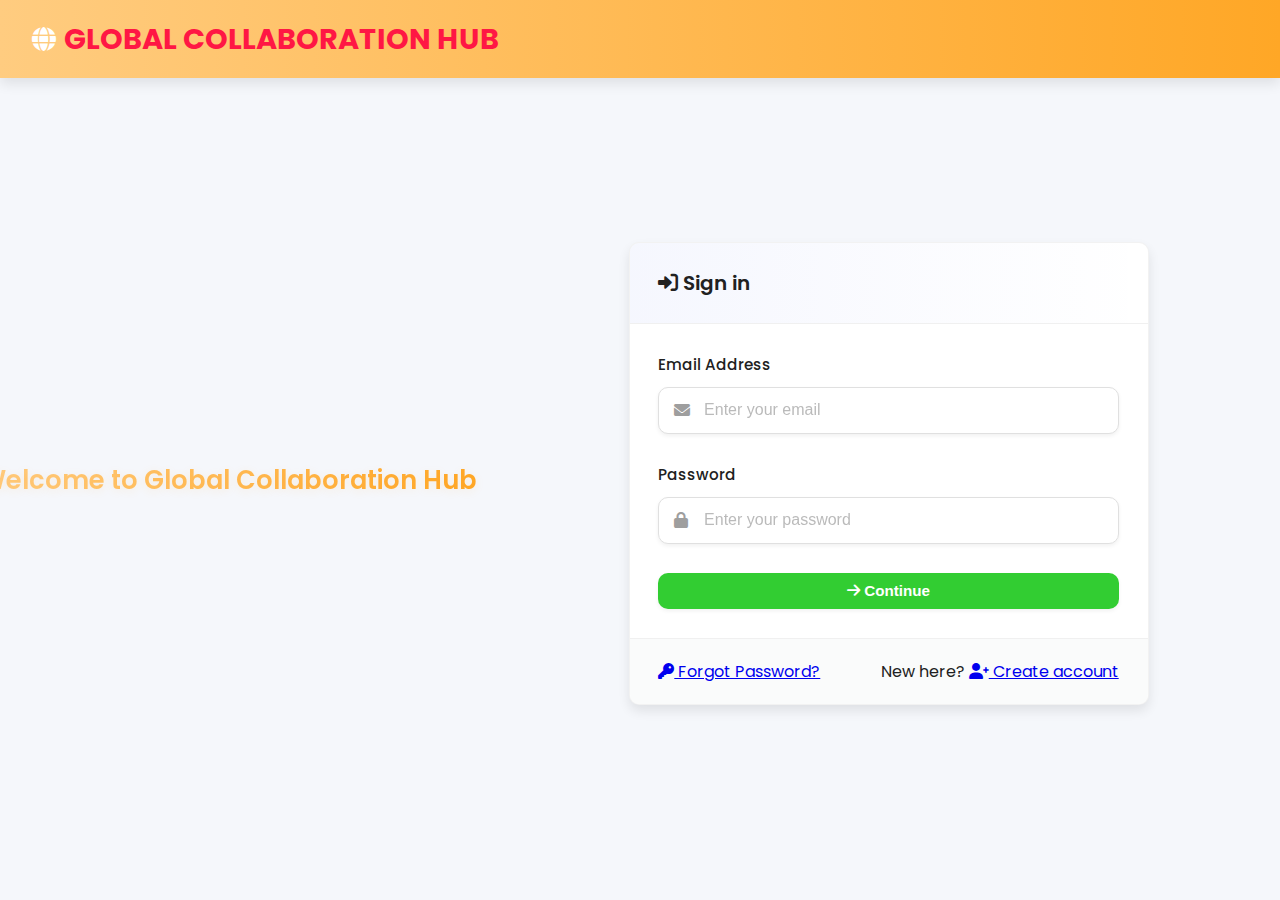
<file: frontend/index.html>
<!DOCTYPE html>
<html lang="en">
<head>
    <meta charset="UTF-8">
    <meta name="viewport" content="width=device-width, initial-scale=1.0">
    <title>Global Collaboration Hub</title>
    <meta http-equiv="refresh" content="0; url=login.html">
</head>
<body>
    <script>
    (function(){
        try {
            const token = localStorage.getItem('token');
            window.location.replace(token ? 'dashboard.html' : 'login.html');
        } catch (_) {
            window.location.replace('login.html');
        }
    })();
    </script>
</body>
</html>
</file>
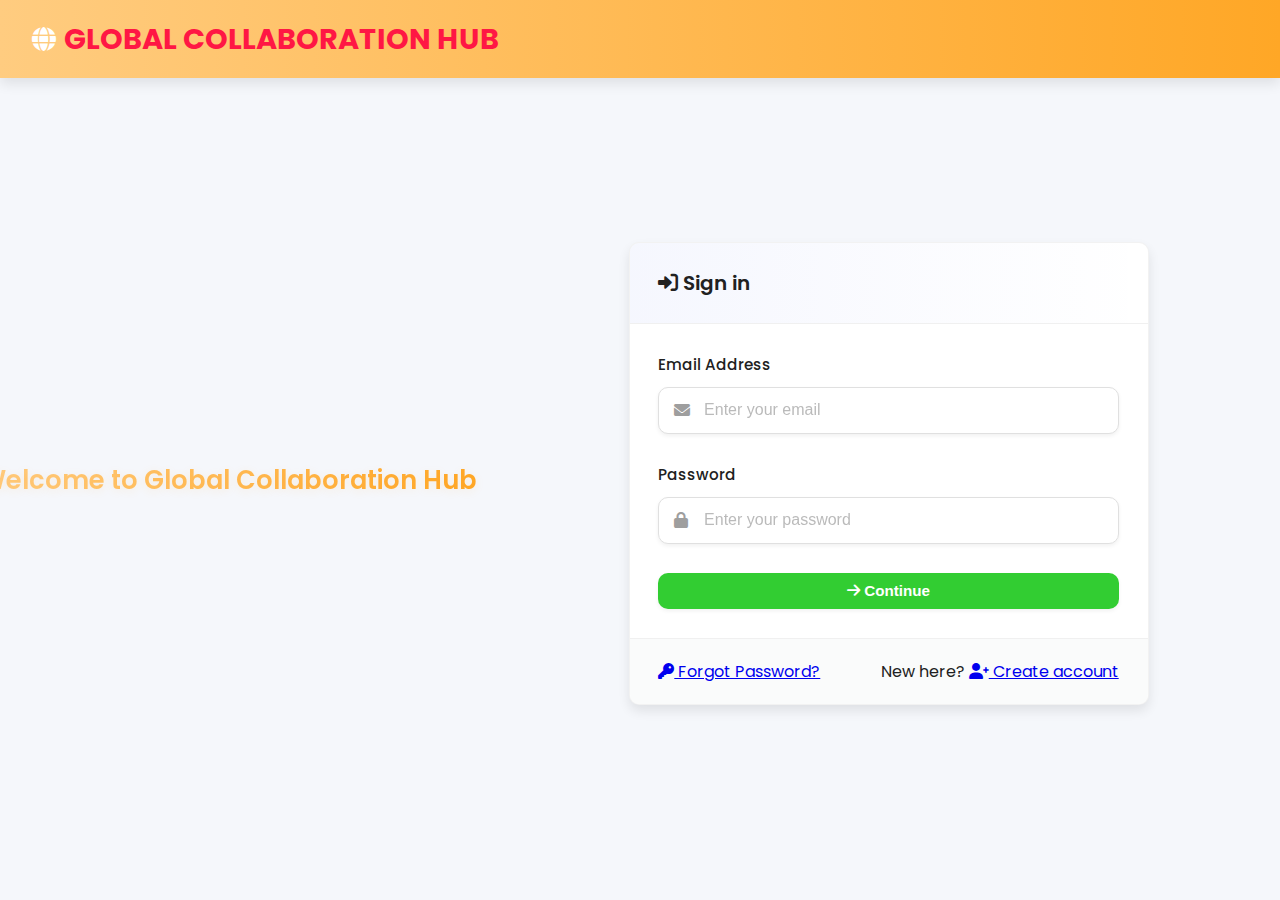
<file: frontend/dashboard.html>
<!DOCTYPE html>
<html lang="en">
<head>
    <meta charset="UTF-8">
    <meta name="viewport" content="width=device-width, initial-scale=1.0">
    <title>Dashboard - Global Collaboration Hub</title>
    <link rel="stylesheet" href="styles.css">
    <link href="https://cdnjs.cloudflare.com/ajax/libs/font-awesome/6.0.0/css/all.min.css" rel="stylesheet">
</head>
<body>
    <nav class="navbar">
        <div class="nav-brand"><i class="fas fa-globe"></i><span>Global Collaboration Hub</span></div>
        <div class="user-menu" id="userMenu" style="display:none;"></div>
        <button class="btn btn-outline" id="logoutBtn">Logout</button>
    </nav>
    <main class="main-content">
        <div class="dashboard" id="dashboard">
            <div class="sidebar">
                <div class="sidebar-header">
                    <h3>Workspaces</h3>
                    <button class="btn btn-primary btn-sm" id="workspaceActionBtn">
                        <i class="fas fa-plus"></i> <span id="workspaceActionText">New Workspace</span>
                    </button>
                </div>
                <div class="workspace-list" id="workspaceList"></div>
            </div>
            <div class="main-panel">
                <div class="workspace-content" id="workspaceContent">
                    <div class="welcome-message">
                        <i class="fas fa-globe"></i>
                        <h2>Welcome</h2>
                        <p>Select a workspace to start collaborating</p>
                        <div id="quickLinks" style="margin-top:16px; display:flex; gap:8px; flex-wrap:wrap;"></div>
                    </div>
                </div>
            </div>
        </div>
    </main>
    <div class="modal" id="createWorkspaceModal">
        <div class="modal-content">
            <div class="modal-header"><h2>Create Workspace</h2><button class="close-btn" id="closeCreateWorkspace">&times;</button></div>
            <form id="createWorkspaceForm">
                <div class="form-group"><label for="workspaceNameInput">Workspace Name</label><input type="text" id="workspaceNameInput" required></div>
                <div class="form-group"><label for="workspaceDescription">Description</label><textarea id="workspaceDescription" rows="3"></textarea></div>
                <button type="submit" class="btn btn-primary btn-full">Create Workspace</button>
            </form>
        </div>
    </div>
    <script src="common.js"></script>
    <script>
    const token = requireAuth('login.html');
    const currentUser = getCurrentUser();
    document.getElementById('userMenu').style.display = 'flex';
    document.getElementById('userMenu').textContent = `${currentUser.first_name} ${currentUser.last_name} (${currentUser.role})`;
    document.getElementById('logoutBtn').addEventListener('click', () => { clearAuth(); go('login.html'); });

    async function loadWorkspaces() {
        const res = await fetch(`${API_BASE_URL}/workspaces`, { headers: { 'Authorization': `Bearer ${token}` } });
        if (!res.ok) return;
        const workspaces = await res.json();
        const list = document.getElementById('workspaceList');
        list.innerHTML = '';
        workspaces.forEach(w => {
            const el = document.createElement('div');
            el.className = 'workspace-item';
            el.innerHTML = `<div style="display:flex; justify-content:space-between; align-items:center; width:100%;">
                <div>
                    <div style="font-weight:600;">${w.name}</div>
                    <div style="font-size:12px; color:#666;">ID: ${w.id}</div>
                </div>
                <div class="badge">${w.role}</div>
            </div>`;
            el.addEventListener('click', () => go(`workspace.html?id=${w.id}`));
            list.appendChild(el);
        });
    }

    // Update workspace action based on role
    const workspaceActionBtn = document.getElementById('workspaceActionBtn');
    const workspaceActionText = document.getElementById('workspaceActionText');
    
    if (currentUser.role === 'student') {
        workspaceActionText.textContent = 'Join Workspace';
        workspaceActionBtn.innerHTML = '<i class="fas fa-user-plus"></i> <span>Join Workspace</span>';
        workspaceActionBtn.addEventListener('click', () => go('workspace-invitations.html'));
    } else {
        workspaceActionBtn.addEventListener('click', () => {
            document.getElementById('createWorkspaceModal').style.display = 'flex';
            document.getElementById('createWorkspaceModal').classList.add('show');
        });
    }
    document.getElementById('closeCreateWorkspace').addEventListener('click', () => {
        document.getElementById('createWorkspaceModal').classList.remove('show');
        document.getElementById('createWorkspaceModal').style.display = 'none';
    });
    document.getElementById('createWorkspaceForm').addEventListener('submit', async (e) => {
        e.preventDefault();
        const payload = { name: document.getElementById('workspaceNameInput').value, description: document.getElementById('workspaceDescription').value };
        const res = await fetch(`${API_BASE_URL}/workspaces`, { method:'POST', headers: { 'Content-Type': 'application/json', 'Authorization': `Bearer ${token}` }, body: JSON.stringify(payload) });
        const data = await res.json();
        if (res.ok) {
            notify(`Workspace created (ID: ${data.workspace.id})`,'success');
            document.getElementById('createWorkspaceForm').reset();
            document.getElementById('closeCreateWorkspace').click();
            loadWorkspaces();
        } else { notify(data.error || 'Failed','error'); }
    });

    loadWorkspaces();
    // Role-based quick links
    const links = [];
    links.push({ label: 'My Profile', href: 'profile.html' });
    if (currentUser.role === 'external' || currentUser.role === 'admin') {
        links.push({ label: 'Browse Students', href: 'students.html' });
        links.push({ label: 'Projects & Reviews', href: 'projects.html' });
    }
    if (currentUser.role === 'student') {
        links.push({ label: 'Workspace Invitations', href: 'workspace-invitations.html' });
        links.push({ label: 'Requests', href: 'requests.html' });
        links.push({ label: 'Projects', href: 'projects.html' });
    }
    const ql = document.getElementById('quickLinks');
    ql.innerHTML = '';
    links.forEach(l => { const a = document.createElement('a'); a.className='btn btn-outline'; a.href=l.href; a.textContent=l.label; ql.appendChild(a); });
    </script>
</body>
</html>
</file>
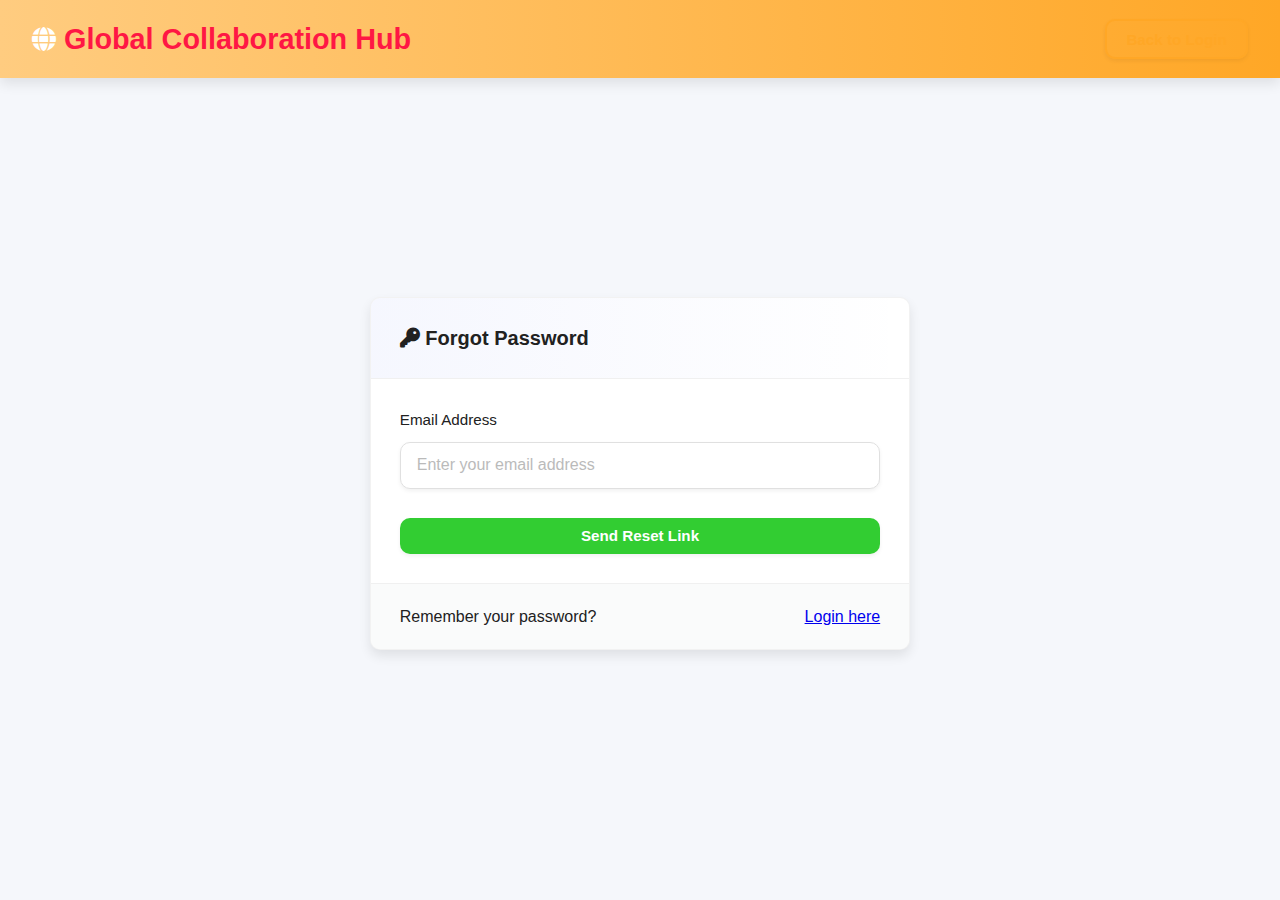
<file: frontend/forgot-password.html>
<!DOCTYPE html>
<html lang="en">
<head>
    <meta charset="UTF-8">
    <meta name="viewport" content="width=device-width, initial-scale=1.0">
    <title>Forgot Password - Global Collaboration Hub</title>
    <link rel="stylesheet" href="styles.css">
    <link href="https://cdnjs.cloudflare.com/ajax/libs/font-awesome/6.0.0/css/all.min.css" rel="stylesheet">
</head>
<body>
    <nav class="navbar">
        <div class="nav-brand"><i class="fas fa-globe"></i><span>Global Collaboration Hub</span></div>
        <button class="btn btn-outline" onclick="go('login.html')">Back to Login</button>
    </nav>
    <main class="auth-container">
        <div class="card auth-card animate-slide-in" style="max-width:540px;">
            <div class="card-header"><h3><i class="fas fa-key"></i> Forgot Password</h3></div>
            <div class="card-body">
                <form id="forgotForm">
                    <div class="form-group">
                        <label>Email Address</label>
                        <input type="email" id="email" required placeholder="Enter your email address">
                    </div>
                    <button type="submit" class="btn btn-primary btn-full">Send Reset Link</button>
                </form>
            </div>
            <div class="card-footer">Remember your password? <a href="login.html">Login here</a></div>
        </div>
    </main>
    <script src="common.js"></script>
    <script>
    document.getElementById('forgotForm').addEventListener('submit', async (e) => {
        e.preventDefault();
        const email = document.getElementById('email').value.trim();
        if (!email) { notify('Please enter your email address', 'error'); return; }
        
        try {
            const res = await fetch(`${API_BASE_URL}/forgot-password`, {
                method: 'POST',
                headers: { 'Content-Type': 'application/json' },
                body: JSON.stringify({ email })
            });
            const data = await res.json();
            if (res.ok) {
                notify('Password reset link sent to your email', 'success');
                setTimeout(() => go('login.html'), 2000);
            } else {
                notify(data.error || 'Failed to send reset link', 'error');
            }
        } catch (err) {
            notify('Network error. Please try again.', 'error');
        }
    });
    </script>
</body>
</html>
</file>
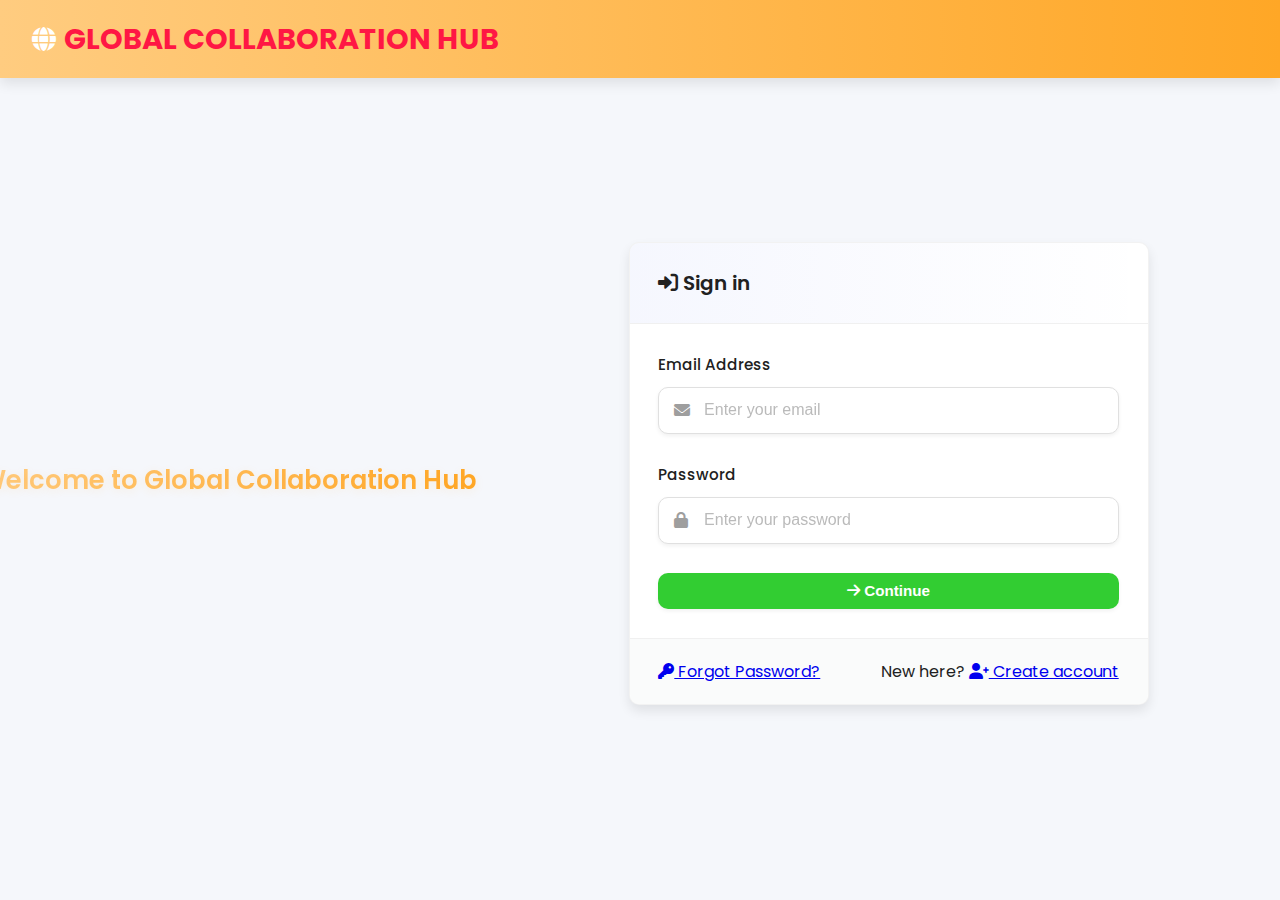
<file: frontend/login.html>
<!DOCTYPE html>
<html lang="en">
<head>
    <meta charset="UTF-8">
    <meta name="viewport" content="width=device-width, initial-scale=1.0">
    <title>Login - Global Collaboration Hub</title>
    <link rel="stylesheet" href="styles.css">
    <link href="https://cdnjs.cloudflare.com/ajax/libs/font-awesome/6.0.0/css/all.min.css" rel="stylesheet">
    <link href="https://fonts.googleapis.com/css2?family=Poppins:wght@300;400;500;600;700&display=swap" rel="stylesheet">
</head>
<body>
    <nav class="navbar">
        <div class="nav-brand"><i class="fas fa-globe"></i><span>GLOBAL COLLABORATION HUB</span></div>
    </nav>
    <main class="auth-container">
        <div class="welcome-banner">Welcome to Global Collaboration Hub</div>
        <div class="card auth-card animate-slide-in">
            <div class="card-header">
                <h3><i class="fas fa-sign-in-alt"></i> Sign in</h3>
            </div>
            <div class="card-body">
                <form id="loginForm">
                    <div class="form-group">
                        <label for="loginEmail">Email Address</label>
                        <div class="input-icon">
                            <i class="fas fa-envelope"></i>
                            <input type="email" id="loginEmail" required aria-label="Email" placeholder="Enter your email">
                        </div>
                    </div>
                    <div class="form-group">
                        <label for="loginPassword">Password</label>
                        <div class="input-icon">
                            <i class="fas fa-lock"></i>
                            <input type="password" id="loginPassword" required aria-label="Password" placeholder="Enter your password">
                        </div>
                    </div>
                    <button type="submit" class="btn btn-primary btn-full">
                        <i class="fas fa-arrow-right"></i> Continue
                    </button>
                </form>
            </div>
            <div class="card-footer">
                <div>
                    <a href="forgot-password.html" class="text-link"><i class="fas fa-key"></i> Forgot Password?</a>
                </div>
                <div>
                    <span>New here?</span> <a href="signup.html" class="text-link"><i class="fas fa-user-plus"></i> Create account</a>
                </div>
            </div>
        </div>
    </main>
    <script src="common.js"></script>
    <script>
    document.getElementById('loginForm').addEventListener('submit', async (e) => {
        e.preventDefault();
        const email = document.getElementById('loginEmail').value.trim();
        const password = document.getElementById('loginPassword').value;
        if (!email || !password) { notify('Please fill in all fields', 'error'); return; }
        try {
            const res = await fetch(`${API_BASE_URL}/login`, { method:'POST', headers:{'Content-Type':'application/json'}, body: JSON.stringify({ email, password }) });
            const data = await res.json();
            if (res.ok) { setToken(data.access_token); saveCurrentUser(data.user); notify('Login successful','success'); go('dashboard.html'); } else { notify(data.error || 'Login failed','error'); }
        } catch (err) { notify('Network error','error'); }
    });
    </script>
</body>
</html>
</file>
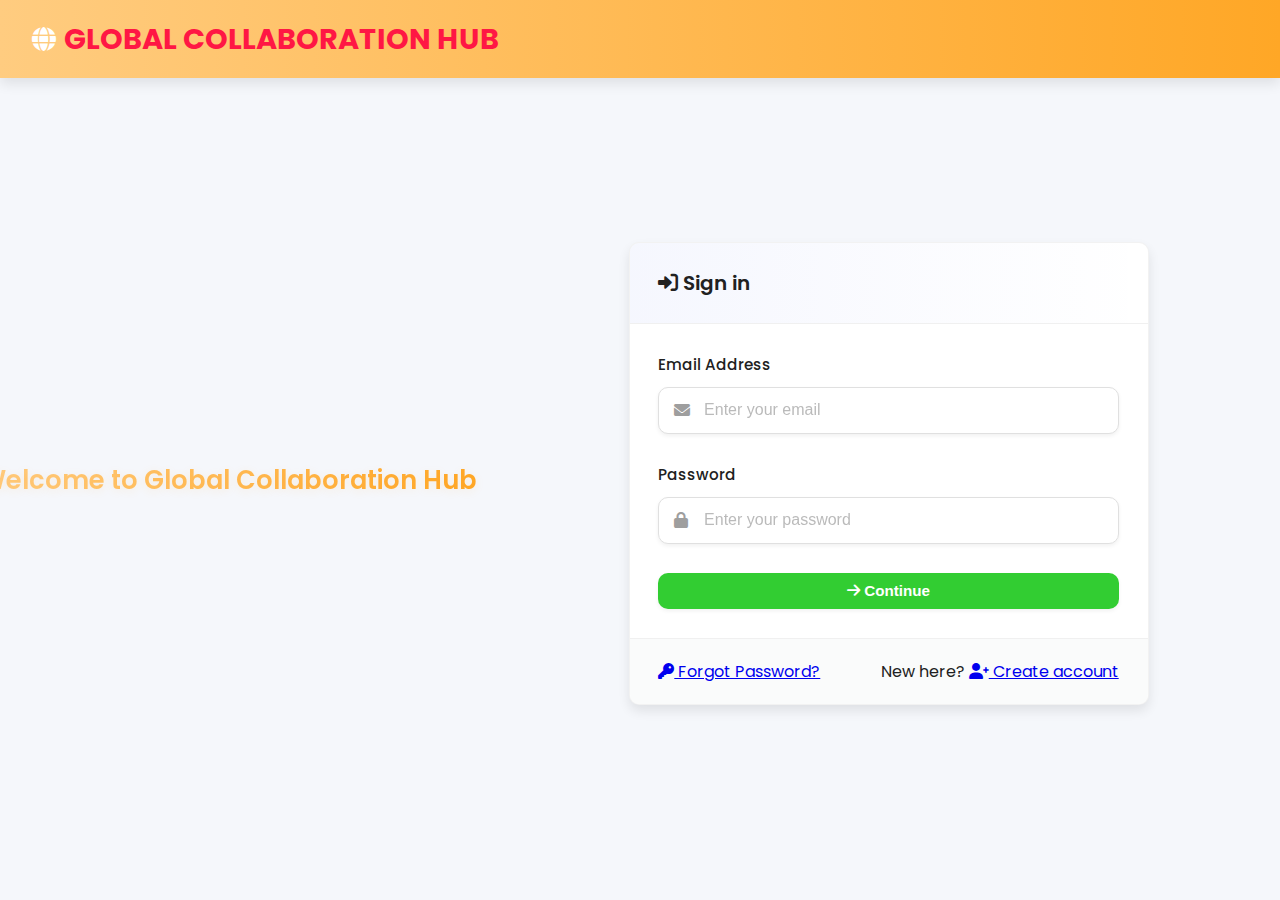
<file: frontend/profile.html>
<!DOCTYPE html>
<html lang="en">
<head>
    <meta charset="UTF-8">
    <meta name="viewport" content="width=device-width, initial-scale=1.0">
    <title>My Profile - Global Collaboration Hub</title>
    <link rel="stylesheet" href="styles.css">
    <link href="https://cdnjs.cloudflare.com/ajax/libs/font-awesome/6.0.0/css/all.min.css" rel="stylesheet">
</head>
<body>
    <nav class="navbar">
        <div class="nav-brand"><i class="fas fa-globe"></i><span>Global Collaboration Hub</span></div>
        <button class="btn btn-outline" onclick="go('dashboard.html')">Back</button>
    </nav>
    <main class="main-content">
        <div class="modal show" style="display:flex;">
            <div class="modal-content" style="max-width:720px;">
                <div class="modal-header"><h2>My Profile</h2></div>
                <form id="profileForm">
                    <div class="form-group"><label>First Name</label><input id="first_name" required></div>
                    <div class="form-group"><label>Last Name</label><input id="last_name" required></div>
                    <div class="form-group"><label>Domain</label><input id="domain" placeholder="e.g., Web Development"></div>
                    <div class="form-group"><label>Skills</label><input id="skills" placeholder="Comma-separated skills"></div>
                    <div class="form-group"><label>Experience (years)</label><input id="experience_years" type="number" min="0"></div>
                    <div class="form-group"><label>Portfolio Link</label><input id="portfolio_link"></div>
                    <div class="form-group"><label>Resume Link</label><input id="resume_link"></div>
                    <div class="form-group"><label>Bio</label><textarea id="bio" rows="3"></textarea></div>
                    <button type="submit" class="btn btn-primary btn-full">Save</button>
                </form>
            </div>
        </div>
    </main>
    <script src="common.js"></script>
    <script>
    const token = requireAuth('login.html');
    const me = getCurrentUser();
    async function load() {
        const res = await fetch(`${API_BASE_URL}/profile`, { headers:{ 'Authorization': `Bearer ${token}` } });
        if (!res.ok) return;
        const u = await res.json();
        ['first_name','last_name','domain','skills','experience_years','portfolio_link','resume_link','bio'].forEach(k => { const el = document.getElementById(k); if (el) el.value = u[k] ?? ''; });
    }
    document.getElementById('profileForm').addEventListener('submit', async (e) => {
        e.preventDefault();
        const payload = {
            first_name: document.getElementById('first_name').value,
            last_name: document.getElementById('last_name').value,
            domain: document.getElementById('domain').value,
            skills: document.getElementById('skills').value,
            experience_years: document.getElementById('experience_years').value,
            portfolio_link: document.getElementById('portfolio_link').value,
            resume_link: document.getElementById('resume_link').value,
            bio: document.getElementById('bio').value
        };
        const res = await fetch(`${API_BASE_URL}/profile`, { method:'PUT', headers:{ 'Content-Type':'application/json', 'Authorization': `Bearer ${token}` }, body: JSON.stringify(payload) });
        if (res.ok) { notify('Profile saved','success'); } else { const d = await res.json(); notify(d.error || 'Save failed','error'); }
    });
    load();
    </script>
</body>
</html>
</file>
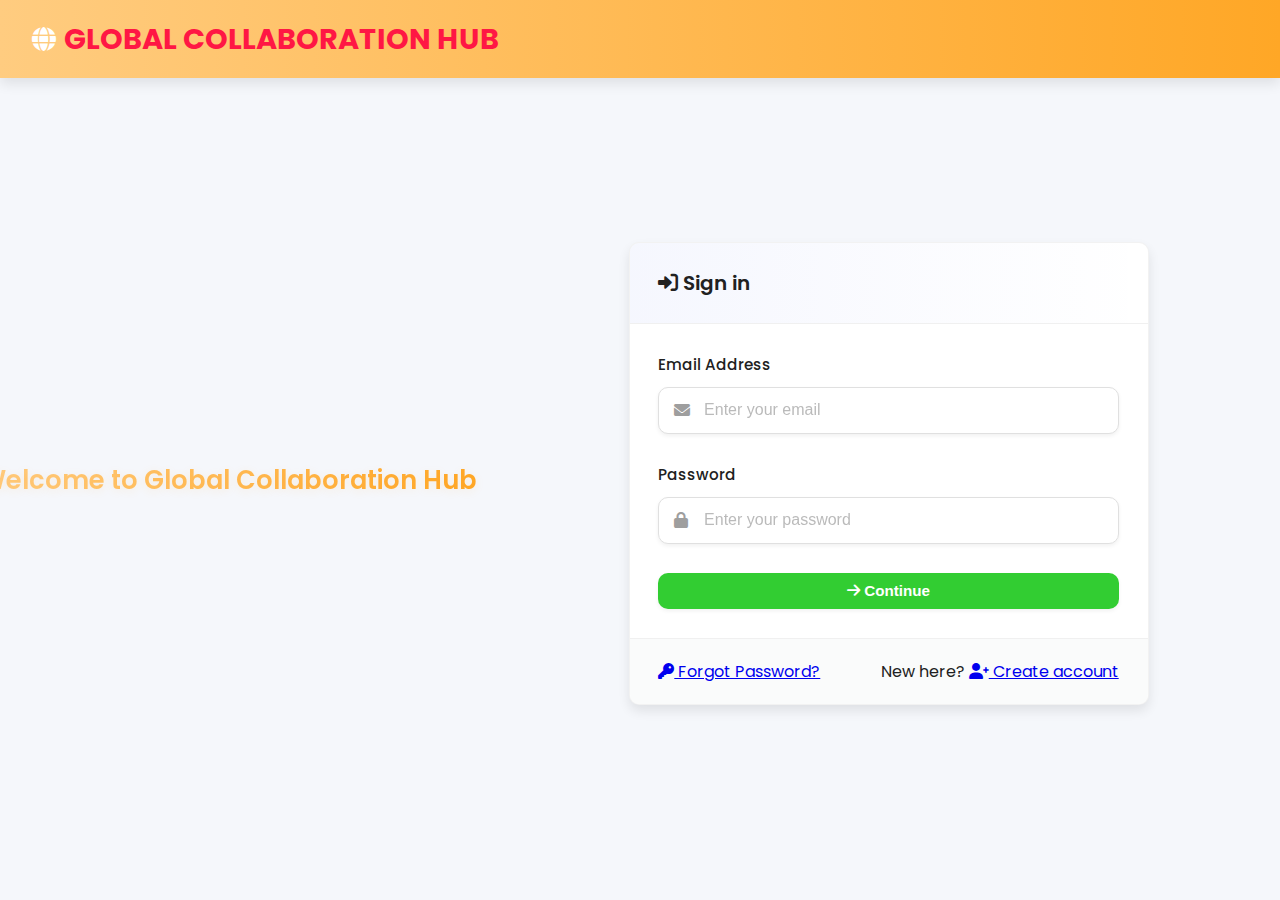
<file: frontend/projects.html>
<!DOCTYPE html>
<html lang="en">
<head>
    <meta charset="UTF-8">
    <meta name="viewport" content="width=device-width, initial-scale=1.0">
    <title>Projects - Global Collaboration Hub</title>
    <link rel="stylesheet" href="styles.css">
    <link href="https://cdnjs.cloudflare.com/ajax/libs/font-awesome/6.0.0/css/all.min.css" rel="stylesheet">
</head>
<body>
    <nav class="navbar">
        <div class="nav-brand"><i class="fas fa-globe"></i><span>Global Collaboration Hub</span></div>
        <button class="btn btn-outline" onclick="go('dashboard.html')">Back</button>
    </nav>
    <main class="main-content">
        <div class="workspace-content">
            <h2>Projects</h2>
            <div id="roleArea"></div>
            <div style="margin-top:16px;">
                <h3>My Projects</h3>
                <div id="projectList"></div>
            </div>
        </div>
    </main>
    <script src="common.js"></script>
    <script>
    const token = requireAuth('login.html');
    const me = getCurrentUser();
    const area = document.getElementById('roleArea');
    if (me.role === 'external' || me.role === 'admin') {
        area.innerHTML = `<div class='modal-content' style='max-width:720px; margin:0 auto;'>
            <h3>Create Project</h3>
            <div class='form-group'><label>Title</label><input id='p_title'></div>
            <div class='form-group'><label>Description</label><textarea id='p_desc' rows='3'></textarea></div>
            <div class='form-group'><label>Workspace</label><select id='p_ws'></select></div>
            <button class='btn btn-primary' id='p_create'>Create</button>
        </div>`;
        // Load my workspaces
        (async () => {
            const res = await fetch(`${API_BASE_URL}/workspaces`, { headers:{ 'Authorization': `Bearer ${token}` } });
            const arr = res.ok ? await res.json() : [];
            const sel = document.getElementById('p_ws');
            sel.innerHTML = arr.map(w => `<option value="${w.id}">${w.name} (ID: ${w.id})</option>`).join('');
        })();
        document.getElementById('p_create').addEventListener('click', async () => {
            const wsid = Number(document.getElementById('p_ws').value);
            const payload = { title: document.getElementById('p_title').value, description: document.getElementById('p_desc').value, workspace_id: wsid };
            const res = await fetch(`${API_BASE_URL}/projects`, { method:'POST', headers:{ 'Content-Type':'application/json','Authorization': `Bearer ${token}` }, body: JSON.stringify(payload) });
            const d = await res.json(); if (res.ok) { notify('Project created','success'); loadProjects(); } else { notify(d.error||'Failed','error'); }
        });
    } else if (me.role === 'student') {
        area.innerHTML = `<div class='modal-content' style='max-width:720px; margin:0 auto;'>
            <h3>Submit Project Work</h3>
            <div class='form-group'><label>Project ID</label><input id='s_pid'></div>
            <div class='form-group'><label>Content URL</label><input id='s_url' placeholder='e.g., GitHub repo / Drive link'></div>
            <div class='form-group'><label>Notes</label><textarea id='s_notes' rows='3'></textarea></div>
            <button class='btn btn-primary' id='s_submit'>Submit</button>
        </div>`;
        document.getElementById('s_submit').addEventListener('click', async () => {
            const pid = Number(document.getElementById('s_pid').value); if (!pid) return notify('Enter Project ID','error');
            const payload = { content_url: document.getElementById('s_url').value, notes: document.getElementById('s_notes').value };
            const res = await fetch(`${API_BASE_URL}/projects/${pid}/submit`, { method:'POST', headers:{ 'Content-Type':'application/json','Authorization': `Bearer ${token}` }, body: JSON.stringify(payload) });
            const d = await res.json(); if (res.ok) { notify('Submitted','success'); loadProjects(); } else { notify(d.error||'Failed','error'); }
        });
    }
    async function loadProjects() {
        const res = await fetch(`${API_BASE_URL}/projects`, { headers:{ 'Authorization': `Bearer ${token}` } });
        const list = document.getElementById('projectList'); list.innerHTML = '';
        if (!res.ok) { list.textContent = 'Not authorized'; return; }
        const arr = await res.json();
        if (!arr.length) { list.textContent = 'No projects yet'; return; }
        arr.forEach(p => { const div = document.createElement('div'); div.className='task-item'; div.innerHTML = `<div class='task-header'><div class='task-title'>${p.title}</div><div>${p.status}</div></div><div class='task-meta'>Workspace ID: ${p.workspace_id||'-'} • Created: ${new Date(p.created_at).toLocaleDateString()}</div><div>${p.description||''}</div>`; list.appendChild(div); });
    }
    loadProjects();
    </script>
</body>
</html>
</file>
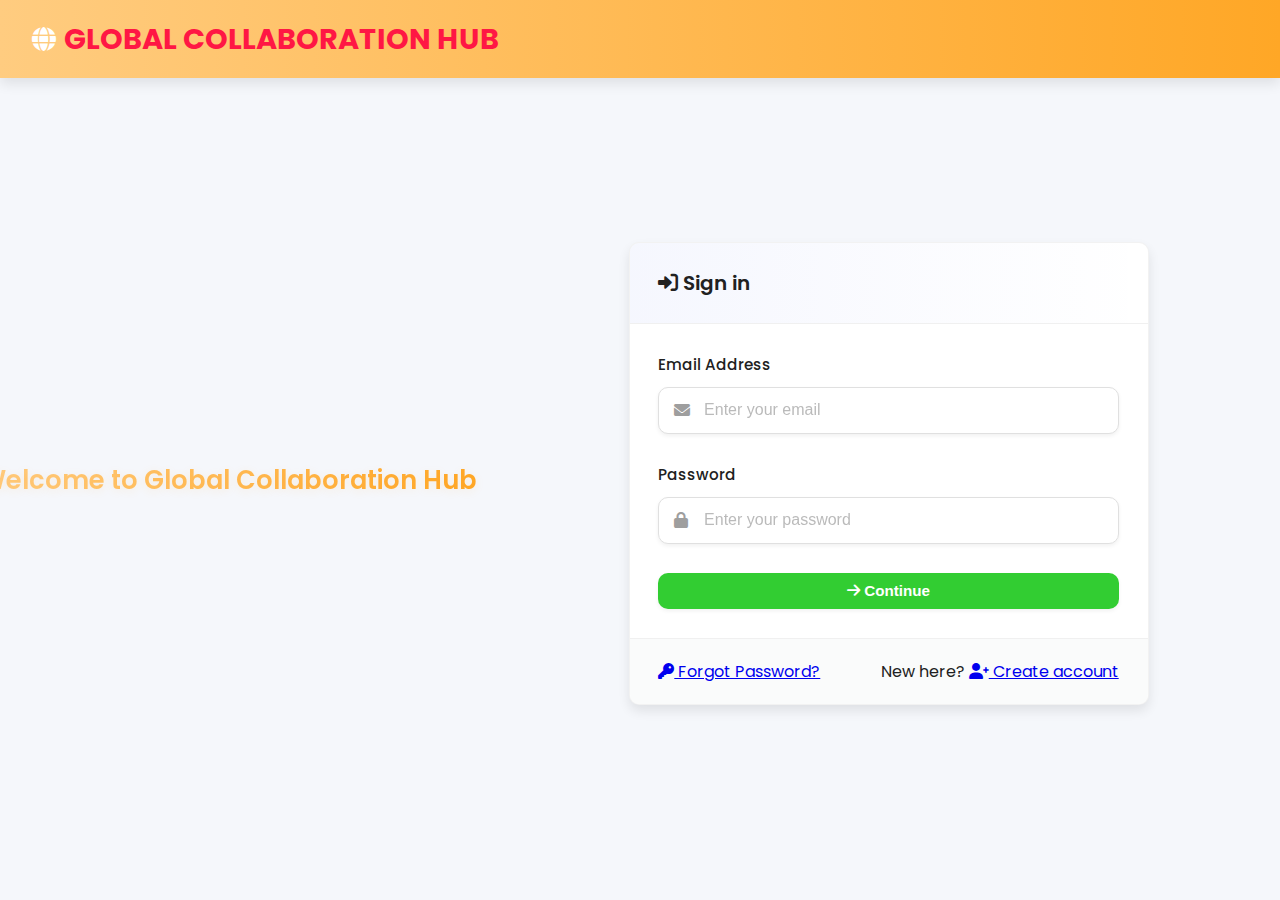
<file: frontend/requests.html>
<!DOCTYPE html>
<html lang="en">
<head>
    <meta charset="UTF-8">
    <meta name="viewport" content="width=device-width, initial-scale=1.0">
    <title>Requests - Global Collaboration Hub</title>
    <link rel="stylesheet" href="styles.css">
    <link href="https://cdnjs.cloudflare.com/ajax/libs/font-awesome/6.0.0/css/all.min.css" rel="stylesheet">
</head>
<body>
    <nav class="navbar">
        <div class="nav-brand"><i class="fas fa-globe"></i><span>Global Collaboration Hub</span></div>
        <button class="btn btn-outline" onclick="go('dashboard.html')">Back</button>
    </nav>
    <main class="main-content">
        <div class="workspace-content">
            <h2>Requests</h2>
            <div id="reqList"></div>
        </div>
    </main>
    <script src="common.js"></script>
    <script>
    const token = requireAuth('login.html');
    async function load() {
        const res = await fetch(`${API_BASE_URL}/requests`, { headers:{ 'Authorization': `Bearer ${token}` } });
        if (!res.ok) return;
        const arr = await res.json();
        const list = document.getElementById('reqList'); list.innerHTML='';
        arr.forEach(r => {
            const div = document.createElement('div'); div.className='task-item';
            div.innerHTML = `<div class='task-header'><div class='task-title'>Request #${r.id}</div><div>${r.status}</div></div><div class='task-meta'>Workspace: ${r.workspace_id||'-'} • Project: ${r.project_id||'-'}</div>`;
            if (r.status === 'pending') {
                const actions = document.createElement('div'); actions.className='task-actions';
                const a = document.createElement('button'); a.className='btn-primary'; a.textContent='Accept'; a.onclick=()=>respond(r.id,'accept');
                const rej = document.createElement('button'); rej.className='btn-outline'; rej.textContent='Reject'; rej.onclick=()=>respond(r.id,'reject');
                actions.appendChild(a); actions.appendChild(rej); div.appendChild(actions);
            }
            list.appendChild(div);
        });
    }
    async function respond(id, action) {
        const res = await fetch(`${API_BASE_URL}/requests/${id}/respond`, { method:'POST', headers:{ 'Content-Type':'application/json','Authorization': `Bearer ${token}` }, body: JSON.stringify({ action }) });
        const d = await res.json(); if (res.ok) { notify('Updated','success'); load(); } else { notify(d.error||'Failed','error'); }
    }
    load();
    </script>
</body>
</html>
</file>
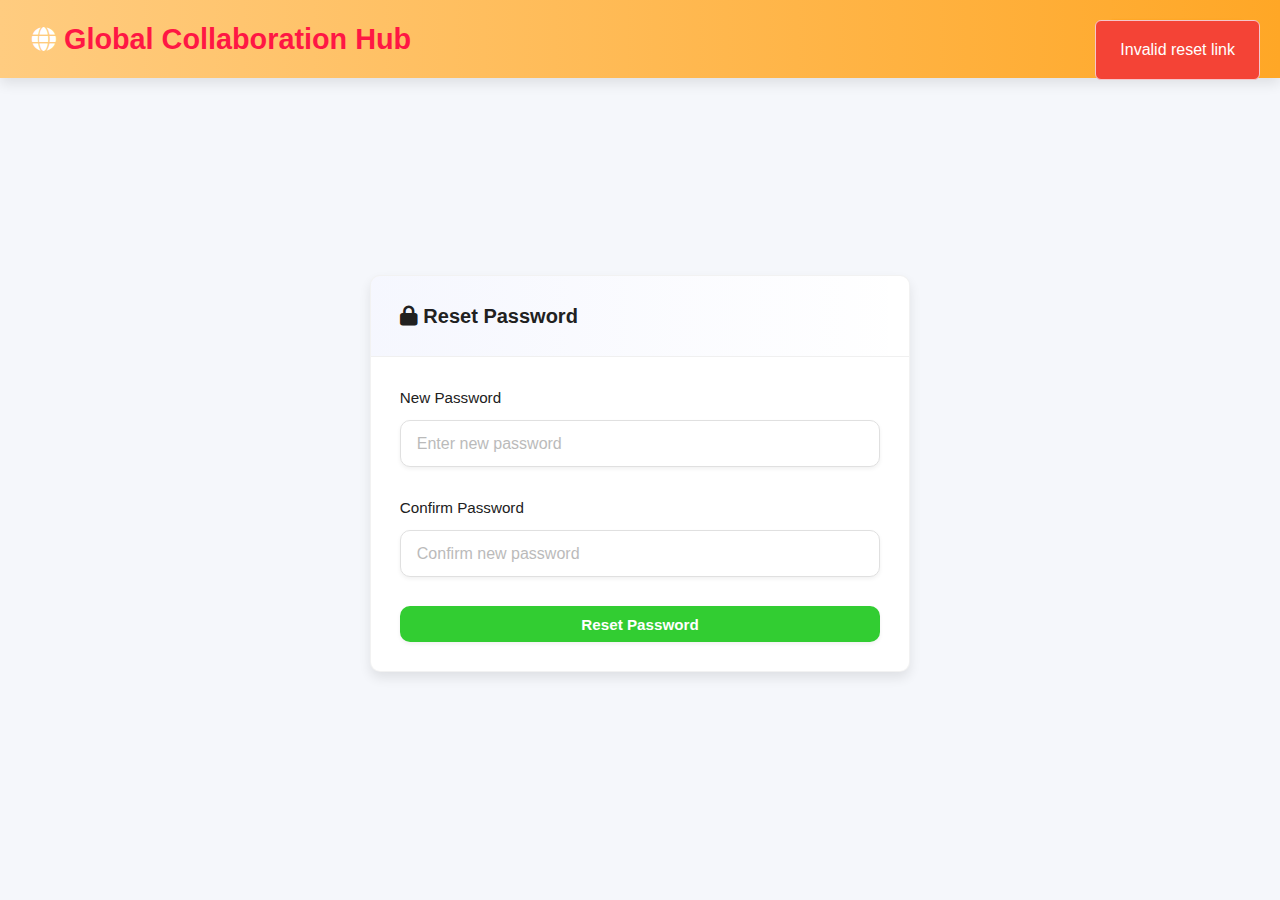
<file: frontend/reset-password.html>
<!DOCTYPE html>
<html lang="en">
<head>
    <meta charset="UTF-8">
    <meta name="viewport" content="width=device-width, initial-scale=1.0">
    <title>Reset Password - Global Collaboration Hub</title>
    <link rel="stylesheet" href="styles.css">
    <link href="https://cdnjs.cloudflare.com/ajax/libs/font-awesome/6.0.0/css/all.min.css" rel="stylesheet">
</head>
<body>
    <nav class="navbar">
        <div class="nav-brand"><i class="fas fa-globe"></i><span>Global Collaboration Hub</span></div>
        <button class="btn btn-outline" onclick="go('login.html')">Back to Login</button>
    </nav>
    <main class="auth-container">
        <div class="card auth-card animate-slide-in" style="max-width:540px;">
            <div class="card-header"><h3><i class="fas fa-lock"></i> Reset Password</h3></div>
            <div class="card-body">
                <form id="resetForm">
                    <div class="form-group">
                        <label>New Password</label>
                        <input type="password" id="password" required placeholder="Enter new password" minlength="6">
                    </div>
                    <div class="form-group">
                        <label>Confirm Password</label>
                        <input type="password" id="confirmPassword" required placeholder="Confirm new password" minlength="6">
                    </div>
                    <button type="submit" class="btn btn-primary btn-full">Reset Password</button>
                </form>
            </div>
        </div>
    </main>
    <script src="common.js"></script>
    <script>
    const urlParams = new URLSearchParams(window.location.search);
    const token = urlParams.get('token');
    
    if (!token) {
        notify('Invalid reset link', 'error');
        setTimeout(() => go('login.html'), 2000);
    }
    
    document.getElementById('resetForm').addEventListener('submit', async (e) => {
        e.preventDefault();
        const password = document.getElementById('password').value;
        const confirmPassword = document.getElementById('confirmPassword').value;
        
        if (!password || !confirmPassword) {
            notify('Please fill in all fields', 'error');
            return;
        }
        
        if (password !== confirmPassword) {
            notify('Passwords do not match', 'error');
            return;
        }
        
        if (password.length < 6) {
            notify('Password must be at least 6 characters long', 'error');
            return;
        }
        
        try {
            const res = await fetch(`${API_BASE_URL}/reset-password`, {
                method: 'POST',
                headers: { 'Content-Type': 'application/json' },
                body: JSON.stringify({ token, password })
            });
            const data = await res.json();
            if (res.ok) {
                notify('Password updated successfully', 'success');
                setTimeout(() => go('login.html'), 2000);
            } else {
                notify(data.error || 'Failed to reset password', 'error');
            }
        } catch (err) {
            notify('Network error. Please try again.', 'error');
        }
    });
    </script>
</body>
</html>
</file>
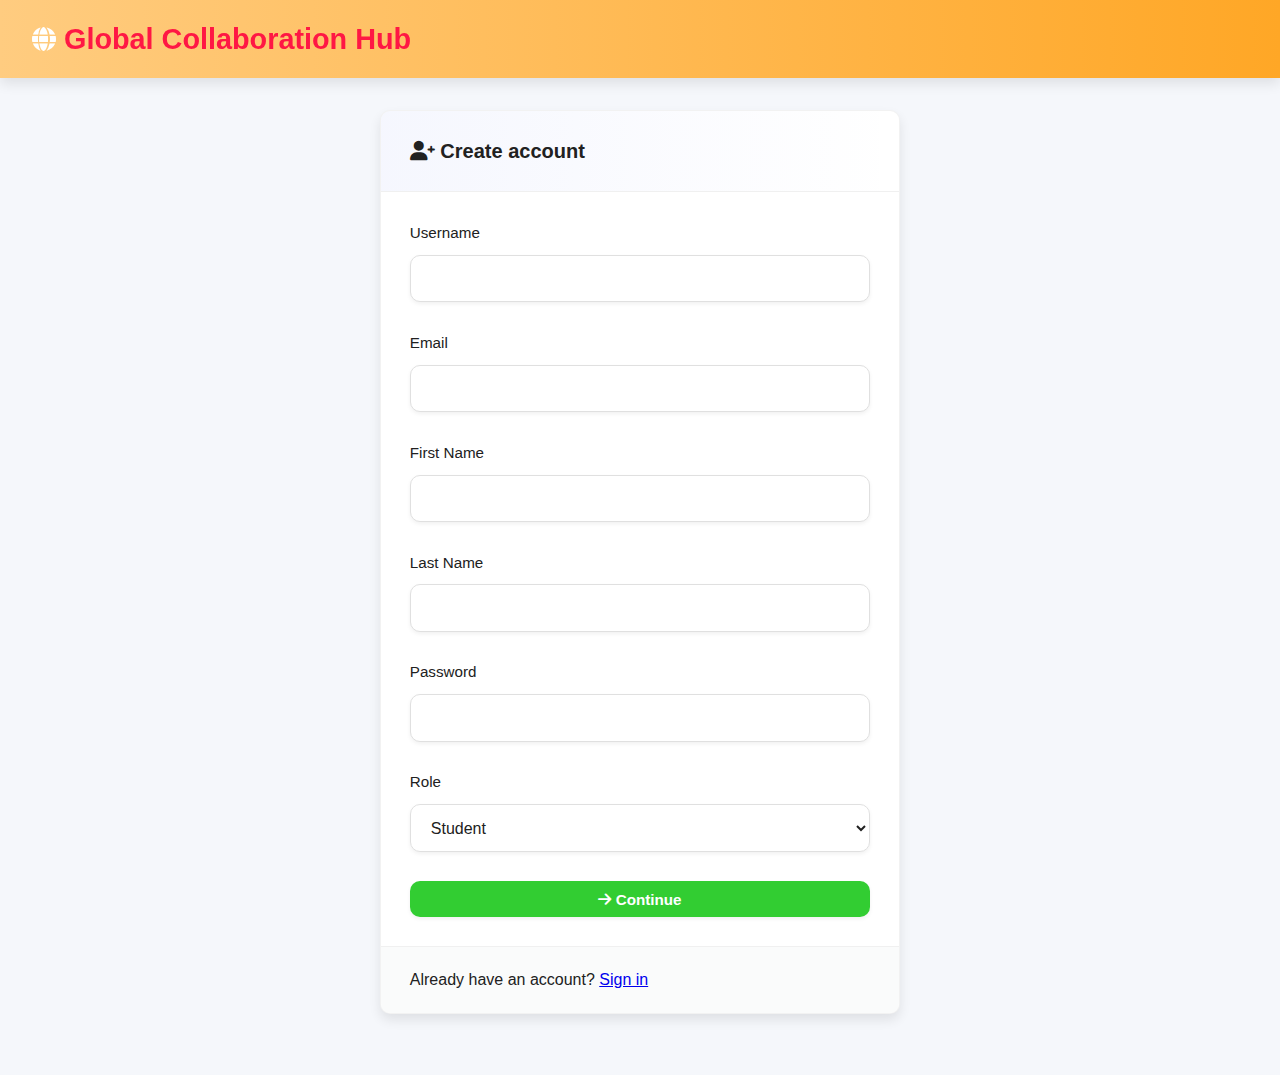
<file: frontend/signup.html>
<!DOCTYPE html>
<html lang="en">
<head>
    <meta charset="UTF-8">
    <meta name="viewport" content="width=device-width, initial-scale=1.0">
    <title>Sign Up - Global Collaboration Hub</title>
    <link rel="stylesheet" href="styles.css">
    <link href="https://cdnjs.cloudflare.com/ajax/libs/font-awesome/6.0.0/css/all.min.css" rel="stylesheet">
</head>
<body>
    <nav class="navbar">
        <div class="nav-brand"><i class="fas fa-globe"></i><span>Global Collaboration Hub</span></div>
    </nav>
    <main class="auth-container">
        <div class="card auth-card animate-slide-in">
            <div class="card-header">
                <h3><i class="fas fa-user-plus"></i> Create account</h3>
            </div>
            <div class="card-body">
                <form id="signupForm">
                    <div class="form-group"><label for="signupUsername">Username</label><input type="text" id="signupUsername" required></div>
                    <div class="form-group"><label for="signupEmail">Email</label><input type="email" id="signupEmail" required></div>
                    <div class="form-group"><label for="signupFirstName">First Name</label><input type="text" id="signupFirstName" required></div>
                    <div class="form-group"><label for="signupLastName">Last Name</label><input type="text" id="signupLastName" required></div>
                    <div class="form-group"><label for="signupPassword">Password</label><input type="password" id="signupPassword" required></div>
                    <div class="form-group"><label for="signupRole">Role</label>
                        <select id="signupRole">
                            <option value="student" selected>Student</option>
                            <option value="admin">Admin</option>
                            <option value="external">External Agency</option>
                        </select>
                    </div>
                    <button type="submit" class="btn btn-primary btn-full"><i class="fas fa-arrow-right"></i> Continue</button>
                </form>
            </div>
            <div class="card-footer">
                <div>
                    Already have an account? <a href="login.html">Sign in</a>
                </div>
            </div>
        </div>
    </main>
    <script src="common.js"></script>
    <script>
    document.getElementById('signupForm').addEventListener('submit', async (e) => {
        e.preventDefault();
        const payload = {
            username: document.getElementById('signupUsername').value,
            email: document.getElementById('signupEmail').value,
            first_name: document.getElementById('signupFirstName').value,
            last_name: document.getElementById('signupLastName').value,
            password: document.getElementById('signupPassword').value,
            role: document.getElementById('signupRole').value
        };
        try {
            const res = await fetch(`${API_BASE_URL}/signup`, { method:'POST', headers:{'Content-Type':'application/json'}, body: JSON.stringify(payload) });
            const data = await res.json();
            if (res.ok) { setToken(data.access_token); saveCurrentUser(data.user); notify('Account created','success'); go('dashboard.html'); } else { notify(data.error || 'Signup failed','error'); }
        } catch (err) { notify('Network error','error'); }
    });
    </script>
</body>
</html>
</file>
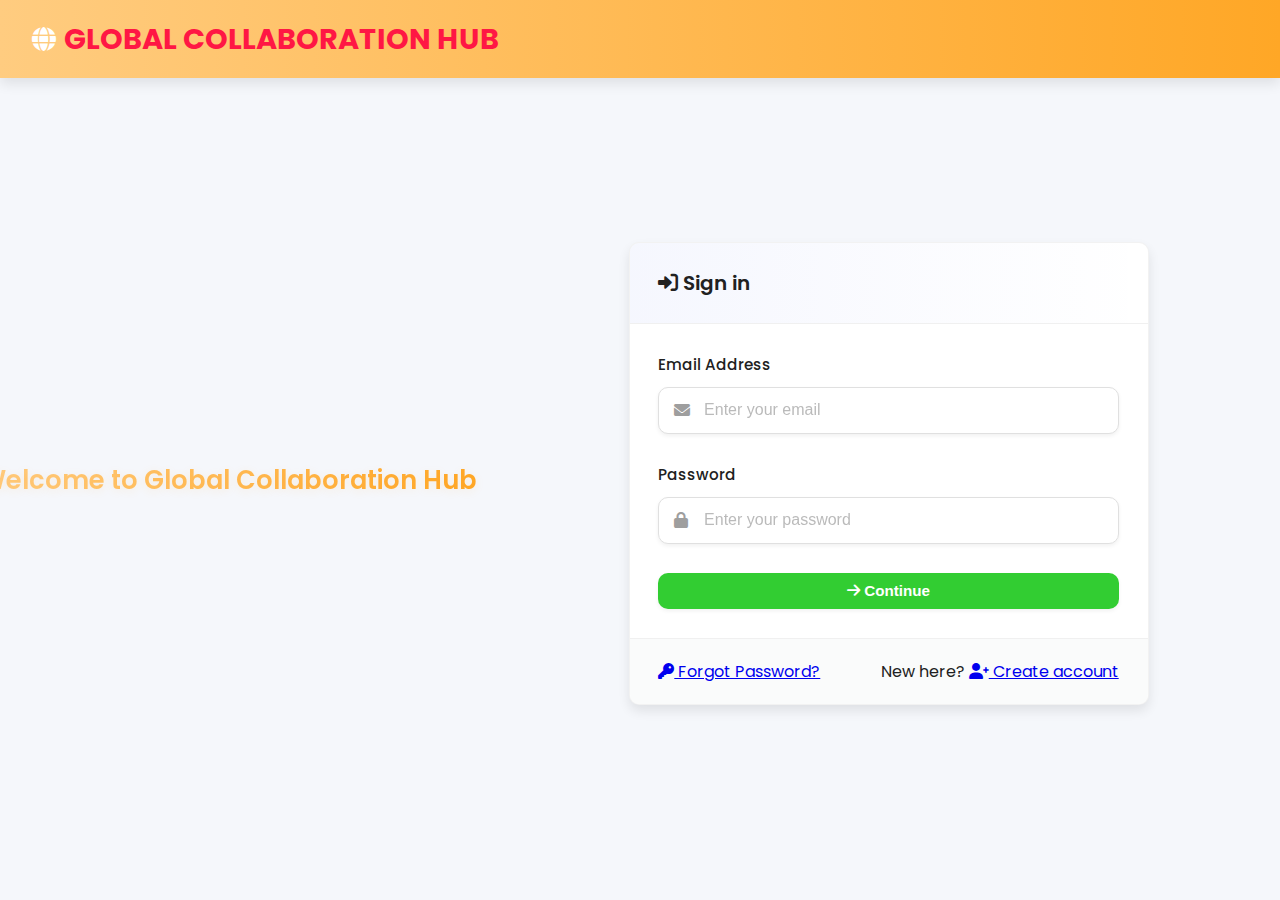
<file: frontend/students.html>
<!DOCTYPE html>
<html lang="en">
<head>
    <meta charset="UTF-8">
    <meta name="viewport" content="width=device-width, initial-scale=1.0">
    <title>Students - Global Collaboration Hub</title>
    <link rel="stylesheet" href="styles.css">
    <link href="https://cdnjs.cloudflare.com/ajax/libs/font-awesome/6.0.0/css/all.min.css" rel="stylesheet">
</head>
<body>
    <nav class="navbar">
        <div class="nav-brand"><i class="fas fa-globe"></i><span>Global Collaboration Hub</span></div>
        <button class="btn btn-outline" onclick="go('dashboard.html')">Back</button>
    </nav>
    <main class="page">
        <div class="container">
        <div class="page-header">
            <h2>Browse Students</h2>
            <div class="toolbar">
                <input id="filterText" class="input" placeholder="Search by name, domain or skills" style="min-width:320px;">
                <button class="btn btn-outline" id="refreshBtn">Refresh</button>
            </div>
        </div>
        <div id="bulkActions" class="card-compact" style="display:none; padding:8px; gap:8px; align-items:center;"></div>
        <div id="studentsList"></div>
        <div class="modal" id="profileModal">
            <div class="modal-content" style="max-width:720px;">
                <div class="modal-header"><h2>Student Profile</h2><button class="close-btn" id="closeProfile">&times;</button></div>
                <div id="profileBody"></div>
                <div style="display:flex; gap:8px; justify-content:flex-end; margin-top:12px;">
                    <button class="btn btn-outline" id="inviteBtn">Invite to Workspace</button>
                </div>
            </div>
        </div>
        </div>
    </main>
    <script src="common.js"></script>
    <script>
    const token = requireAuth('login.html');
    const me = getCurrentUser();
    if (me.role !== 'external' && me.role !== 'admin') { go('dashboard.html'); }
    let lastStudents = [];
    async function load() {
        const res = await fetch(`${API_BASE_URL}/students`, { headers:{ 'Authorization': `Bearer ${token}` } });
        if (!res.ok) { notify('Not authorized','error'); return; }
        lastStudents = await res.json();
        render(lastStudents);
    }
    function render(students) {
        const list = document.getElementById('studentsList'); list.innerHTML = '';
        students.forEach(s => {
            const div = document.createElement('div'); div.className='task-item';
            const isSelected = selectedStudents.has(s.id);
            div.innerHTML = `
                <div class='task-header'>
                    <div style="display:flex; align-items:center; gap:8px;">
                        <input type="checkbox" ${isSelected ? 'checked' : ''} onchange="toggleStudentSelection(${s.id})">
                        <div class='task-title'>${s.first_name} ${s.last_name}</div>
                    </div>
                    <div>${s.domain||''}</div>
                </div>
                <div class='task-meta'>Skills: ${s.skills||'-'} • Exp: ${s.experience_years??'-'} years</div>
                <div class='task-actions'>
                    <button class='btn-outline' onclick='showProfile(${s.id})'>View Profile</button>
                    <button class='btn-primary' onclick='sendReq(${s.id})'>Invite</button>
                </div>
            `;
            list.appendChild(div);
        });
    }
    let selectedStudents = new Set();
    let availableWorkspaces = [];
    
    async function loadWorkspaces() {
        const res = await fetch(`${API_BASE_URL}/workspaces`, { headers:{ 'Authorization': `Bearer ${token}` } });
        if (res.ok) {
            availableWorkspaces = await res.json();
        }
    }
    
    async function sendReq(studentId) {
        if (availableWorkspaces.length === 0) {
            notify('No workspaces available', 'error');
            return;
        }
        const choice = await selectWorkspaceModal();
        if (!choice) return;
        const res = await fetch(`${API_BASE_URL}/workspaces/${choice}/invite-students`, { 
            method:'POST', 
            headers:{ 'Content-Type':'application/json', 'Authorization': `Bearer ${token}` }, 
            body: JSON.stringify({ student_ids: [studentId] }) 
        });
        const d = await res.json(); 
        if (res.ok) notify('Student invited to workspace','success'); 
        else notify(d.error||'Failed','error');
    }
    
    function toggleStudentSelection(studentId) {
        if (selectedStudents.has(studentId)) {
            selectedStudents.delete(studentId);
        } else {
            selectedStudents.add(studentId);
        }
        updateSelectionUI();
    }
    
    function updateSelectionUI() {
        const selectedCount = selectedStudents.size;
        const bulkActions = document.getElementById('bulkActions');
        if (selectedCount > 0) {
            bulkActions.style.display = 'flex';
            bulkActions.innerHTML = `
                <span>${selectedCount} student(s) selected</span>
                <button class="btn btn-primary" onclick="inviteSelectedStudents()">Invite to Workspace</button>
                <button class="btn btn-outline" onclick="clearSelection()">Clear Selection</button>
            `;
        } else {
            bulkActions.style.display = 'none';
        }
    }
    
    function clearSelection() {
        selectedStudents.clear();
        updateSelectionUI();
        render(lastStudents);
    }
    
    async function inviteSelectedStudents() {
        if (selectedStudents.size === 0) return;
        const choice = await selectWorkspaceModal();
        if (!choice) return;
        const res = await fetch(`${API_BASE_URL}/workspaces/${choice}/invite-students`, { 
            method:'POST', 
            headers:{ 'Content-Type':'application/json', 'Authorization': `Bearer ${token}` }, 
            body: JSON.stringify({ student_ids: Array.from(selectedStudents) }) 
        });
        const d = await res.json(); 
        if (res.ok) {
            notify(`Invited ${d.invited_students.length} students to workspace`,'success');
            clearSelection();
        } else {
            notify(d.error||'Failed','error');
        }
    }

    async function selectWorkspaceModal() {
        return new Promise((resolve) => {
            const modal = document.createElement('div');
            modal.className = 'modal show';
            modal.style.display = 'flex';
            const options = availableWorkspaces.map(w => `<option value="${w.id}">${w.name} (ID: ${w.id})</option>`).join('');
            modal.innerHTML = `<div class='modal-content' style='max-width:480px;'>
                <div class='modal-header'><h2>Select Workspace</h2><button class='close-btn' id='closeWS'>&times;</button></div>
                <div class='form-group'><label>Workspace</label><select id='wsSelect'>${options}</select></div>
                <div style='display:flex; gap:8px; justify-content:flex-end;'>
                    <button class='btn btn-outline' id='cancelWS'>Cancel</button>
                    <button class='btn btn-primary' id='chooseWS'>Invite</button>
                </div>
            </div>`;
            document.body.appendChild(modal);
            const cleanup = () => { modal.classList.remove('show'); modal.style.display='none'; modal.remove(); };
            document.getElementById('closeWS').onclick = () => { cleanup(); resolve(null); };
            document.getElementById('cancelWS').onclick = () => { cleanup(); resolve(null); };
            document.getElementById('chooseWS').onclick = () => { const val = document.getElementById('wsSelect').value; cleanup(); resolve(val); };
        });
    }
    async function showProfile(id) {
        const res = await fetch(`${API_BASE_URL}/students/${id}`, { headers:{ 'Authorization': `Bearer ${token}` } });
        if (!res.ok) { notify('Failed to load profile','error'); return; }
        const u = await res.json();
        const body = document.getElementById('profileBody');
        body.innerHTML = `<div class='form-group'><strong>${u.first_name} ${u.last_name}</strong> • ${u.email}</div>
            <div class='form-group'><label>Domain</label><div>${u.domain||'-'}</div></div>
            <div class='form-group'><label>Skills</label><div>${u.skills||'-'}</div></div>
            <div class='form-group'><label>Experience</label><div>${u.experience_years??'-'} years</div></div>
            <div class='form-group'><label>Portfolio</label><div><a href='${u.portfolio_link||'#'}' target='_blank'>${u.portfolio_link||'-'}</a></div></div>
            <div class='form-group'><label>Resume</label><div><a href='${u.resume_link||'#'}' target='_blank'>${u.resume_link||'-'}</a></div></div>
            <div class='form-group'><label>Bio</label><div>${u.bio||'-'}</div></div>`;
        const modal = document.getElementById('profileModal');
        modal.style.display='flex'; modal.classList.add('show');
        document.getElementById('inviteBtn').onclick = () => { modal.classList.remove('show'); modal.style.display='none'; sendReq(id); };
    }
    document.getElementById('closeProfile').addEventListener('click', () => { const m = document.getElementById('profileModal'); m.classList.remove('show'); m.style.display='none'; });
    document.getElementById('refreshBtn').addEventListener('click', load);
    document.getElementById('filterText').addEventListener('input', (e) => {
        const q = e.target.value.toLowerCase();
        const filtered = lastStudents.filter(s => `${s.first_name} ${s.last_name}`.toLowerCase().includes(q) || (s.domain||'').toLowerCase().includes(q) || (s.skills||'').toLowerCase().includes(q));
        render(filtered);
    });
    load();
    loadWorkspaces();
    </script>
</body>
</html>
</file>
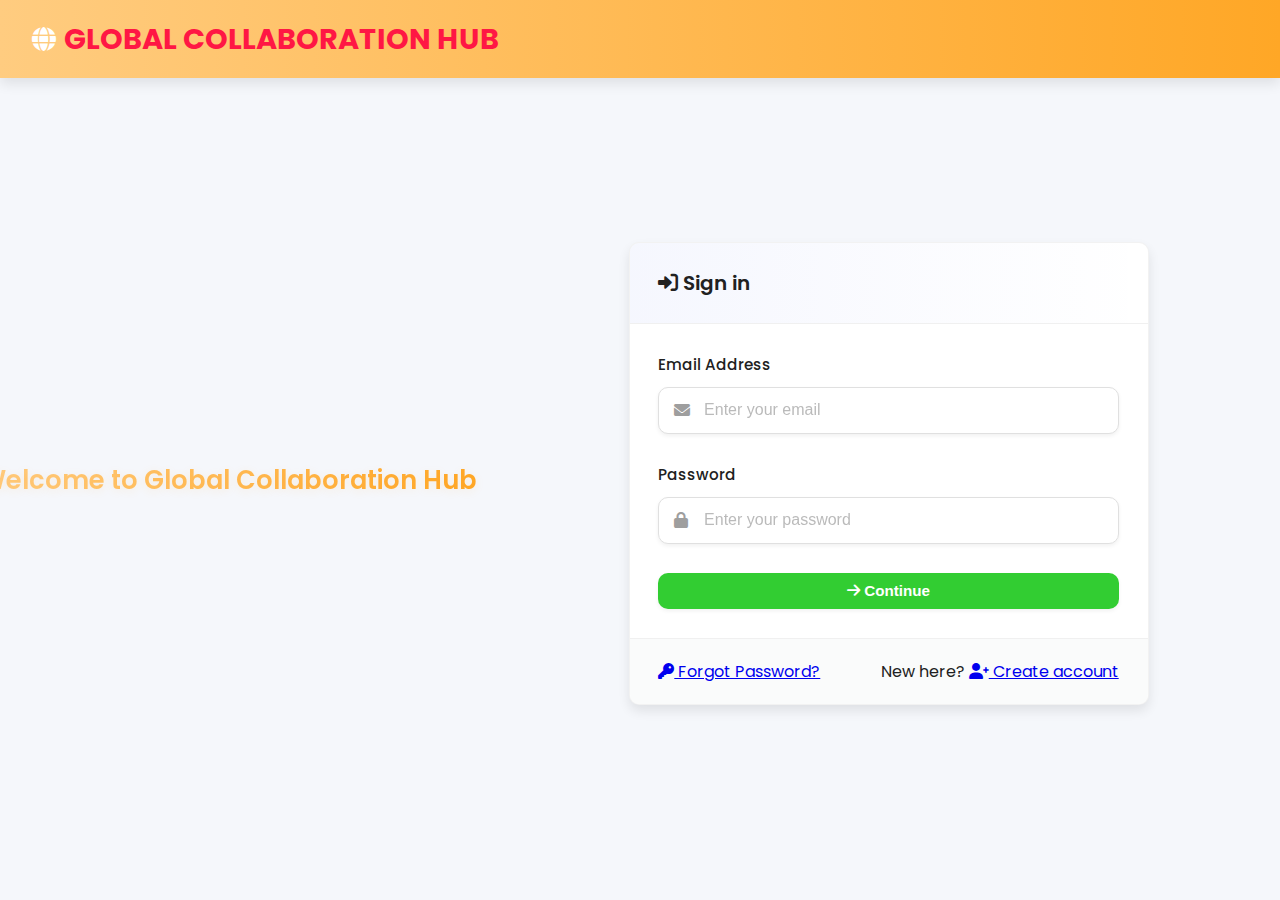
<file: frontend/workspace-invitations.html>
<!DOCTYPE html>
<html lang="en">
<head>
    <meta charset="UTF-8">
    <meta name="viewport" content="width=device-width, initial-scale=1.0">
    <title>Workspace Invitations - Global Collaboration Hub</title>
    <link rel="stylesheet" href="styles.css">
    <link href="https://cdnjs.cloudflare.com/ajax/libs/font-awesome/6.0.0/css/all.min.css" rel="stylesheet">
</head>
<body>
    <nav class="navbar">
        <div class="nav-brand"><i class="fas fa-globe"></i><span>Global Collaboration Hub</span></div>
        <button class="btn btn-outline" onclick="go('dashboard.html')">Back to Dashboard</button>
    </nav>
    <main class="main-content">
        <div class="workspace-content">
            <h2>Workspace Invitations</h2>
            <div id="invitationsList"></div>
        </div>
    </main>
    <script src="common.js"></script>
    <script>
    const token = requireAuth('login.html');
    const me = getCurrentUser();
    if (me.role !== 'student') { go('dashboard.html'); }
    
    async function loadInvitations() {
        try {
            const res = await fetch(`${API_BASE_URL}/my-invitations`, { headers:{ 'Authorization': `Bearer ${token}` } });
            if (!res.ok) return;
            
            const invitations = await res.json();
            const list = document.getElementById('invitationsList');
            list.innerHTML = '';
            
            if (invitations.length === 0) {
                list.innerHTML = '<div class="empty-state"><h3>No pending invitations</h3><p>You have no pending workspace invitations.</p></div>';
                return;
            }
            
            invitations.forEach(invitation => {
                const div = document.createElement('div');
                div.className = 'task-item';
                div.innerHTML = `
                    <div class="task-header">
                        <div class="task-title">${invitation.workspace.name}</div>
                        <div class="task-status">Invited</div>
                    </div>
                    <div class="task-meta">
                        ${invitation.workspace.description || 'No description'}<br>
                        Invited by: ${invitation.invited_by.name}
                    </div>
                    <div class="task-actions">
                        <button class="btn btn-primary" onclick="respondToInvitation(${invitation.workspace.id}, ${invitation.id}, 'accept')">Accept</button>
                        <button class="btn btn-outline" onclick="respondToInvitation(${invitation.workspace.id}, ${invitation.id}, 'decline')">Decline</button>
                    </div>
                `;
                list.appendChild(div);
            });
        } catch (error) {
            notify('Failed to load invitations', 'error');
        }
    }
    
    async function respondToInvitation(workspaceId, invitationId, action) {
        try {
            // Use invitation-only endpoint to avoid workspaceId mismatch issues
            const response = await fetch(`${API_BASE_URL}/invitations/${invitationId}/respond`, {
                method: 'POST',
                headers: { 'Content-Type': 'application/json', 'Authorization': `Bearer ${token}` },
                body: JSON.stringify({ action })
            });
            const data = await response.json();
            if (response.ok) {
                notify(`Invitation ${action}ed successfully`, 'success');
                if (action === 'accept') {
                    const ws = data.workspace_id || workspaceId;
                    go(`workspace.html?id=${ws}`);
                    return;
                }
                loadInvitations();
            } else {
                notify(data.error || 'Failed to respond', 'error');
            }
        } catch (error) {
            notify('Network error', 'error');
        }
    }
    
    loadInvitations();
    </script>
</body>
</html>
</file>
<file: frontend/styles.css>
/* Global Styles */
* {
    margin: 0;
    padding: 0;
    box-sizing: border-box;
}

:root {
    --primary-color: #ffa726;
    --primary-light: #ffcc80;
    --primary-dark: #fb8c00;
    --secondary-color: #1976d2;
    --accent-color: #32cd32;
    --success-color: #32cd32;
    --warning-color: #f9a825;
    --danger-color: #d32f2f;
    --text-primary: #212121;
    --text-secondary: #616161;
    --text-light: #9e9e9e;
    --bg-light: #f5f7fb;
    --bg-white: #ffffff;
    --bg-dark: #202124;
    --bg-header: #ffffff;
    --bg-sidebar: #ffffff;
    --border-color: #e3e6ea;
    --shadow-sm: 0 2px 4px rgba(0, 0, 0, 0.06);
    --shadow-md: 0 6px 12px rgba(0, 0, 0, 0.09);
    --shadow-lg: 0 14px 24px rgba(0, 0, 0, 0.13);
    --border-radius: 10px;
    --transition: all 0.25s ease;
}

.theme-classic {
    --primary-color: #1a73e8;
    --primary-light: #4d90fe;
    --primary-dark: #185abc;
    --secondary-color: #f1f3f4;
    --accent-color: #34a853;
    --success-color: #34a853;
    --warning-color: #fbbc04;
    --danger-color: #ea4335;
    --text-primary: #202124;
    --text-secondary: #5f6368;
    --text-light: #9aa0a6;
    --bg-light: #f1f3f4;
    --bg-white: #ffffff;
    --border-color: #e0e3e7;
}

/* Utility Classes */
.hidden {
    display: none !important;
}

body {
    font-family: 'Poppins', 'Segoe UI', Tahoma, Geneva, Verdana, sans-serif;
    background-color: var(--bg-light);
    color: var(--text-primary);
    line-height: 1.6;
}
.container {
    max-width: 1100px;
    margin: 0 auto;
    padding: 1rem;
}

.page {
    padding: 2rem 0;
}

.auth-container {
    min-height: calc(100vh - 80px);
    display: flex;
    align-items: center;
    justify-content: center;
    padding: 2rem;
}

.auth-card {
    width: 100%;
    max-width: 520px;
}

.page-header {
    display: flex;
    align-items: center;
    justify-content: space-between;
    margin-bottom: 1rem;
}

.app-shell {
    display: grid;
    grid-template-columns: 260px 1fr;
    gap: 1rem;
    min-height: calc(100vh - 80px);
    padding: 1rem;
}

.sidebar-nav {
    background: var(--bg-white);
    border: 1px solid var(--border-color);
    border-radius: var(--border-radius);
    box-shadow: var(--shadow-sm);
    padding: 0.75rem;
    position: relative;
    overflow: hidden;
}

.sidebar-nav a {
    display: flex;
    align-items: center;
    gap: 0.6rem;
    padding: 0.65rem 0.75rem;
    border-radius: 8px;
    color: var(--text-secondary);
    text-decoration: none;
}

.sidebar-nav a:hover {
    background: rgba(245, 124, 0, 0.08);
    color: var(--text-primary);
}

.sidebar-nav::after {
    content: '';
    position: absolute;
    inset: 0;
    pointer-events: none;
    opacity: 0.16;
    background-repeat: no-repeat;
    background-position: center 72%;
    background-size: 260px 120px;
    background-image: url("data:image/svg+xml,%3Csvg xmlns='http://www.w3.org/2000/svg' width='520' height='240'%3E%3Ctext x='50%25' y='55%25' text-anchor='middle' font-size='140' fill='%23ffb74d' font-family='Poppins,Segoe UI,Arial' font-weight='700' letter-spacing='3'%3EGCH%3C/text%3E%3C/svg%3E");
}

.content-area {
    background: var(--bg-white);
    border: 1px solid var(--border-color);
    border-radius: var(--border-radius);
    box-shadow: var(--shadow-sm);
    padding: 1rem;
}

.hero {
    padding: 2rem;
    border-radius: var(--border-radius);
    background: linear-gradient(180deg, rgba(255,204,128,0.25), rgba(255,255,255,0.6));
    border: 1px solid var(--border-color);
    display: grid;
    grid-template-columns: 1fr auto;
    align-items: center;
    gap: 1rem;
    box-shadow: var(--shadow-sm);
}

#welcomeCard { background: linear-gradient(180deg, rgba(255,204,128,0.25), rgba(255,255,255,0.6)); }

.hero h1 {
    font-size: 1.6rem;
    color: var(--text-primary);
    margin-bottom: 0.25rem;
}

.hero p {
    color: var(--text-secondary);
}

.hero-actions {
    display: flex;
    gap: 0.5rem;
    align-items: center;
}

.section-divider {
    height: 12px;
    background: linear-gradient(to right, var(--primary-light), transparent);
    opacity: 0.25;
    border-radius: 999px;
    margin: 1rem 0;
}

.card.ribbon {
    position: relative;
}

.card.ribbon::before {
    content: '';
    position: absolute;
    top: 0;
    left: 0;
    width: 0;
    height: 0;
    border-top: 48px solid var(--primary-color);
    border-right: 48px solid transparent;
    opacity: 0.12;
}

.toolbar {
    display: flex;
    align-items: center;
    gap: 0.5rem;
}

.input {
    width: 100%;
    padding: 0.6rem 0.8rem;
    border: 1px solid #e0e0e0;
    border-radius: 8px;
}

.badge {
    padding: 0.25rem 0.5rem;
    border-radius: 999px;
    font-size: 0.75rem;
    background: #eef2ff;
    color: #3b5bdb;
}

.avatar {
    width: 28px;
    height: 28px;
    border-radius: 50%;
    background: #667eea;
    color: white;
    display: inline-flex;
    align-items: center;
    justify-content: center;
    font-size: 0.8rem;
    font-weight: 600;
}

.segmented {
    display: inline-flex;
    background: #f1f3f5;
    border-radius: 8px;
    border: 1px solid #e9ecef;
    overflow: hidden;
}

.segmented button {
    padding: 0.5rem 0.9rem;
    border: none;
    background: transparent;
    color: #495057;
    cursor: pointer;
}

.segmented button.active {
    background: white;
    color: #333;
}

/* Navbar */
.navbar {
    background: linear-gradient(to right, var(--primary-light), var(--primary-color));
    padding: 1rem 2rem;
    display: flex;
    align-items: center;
    justify-content: space-between;
    box-shadow: var(--shadow-md);
    position: sticky;
    top: 0;
    z-index: 1000;
}

.nav-brand {
    display: flex;
    align-items: center;
    font-size: 1.25rem;
    font-weight: 600;
}

.nav-brand i {
    margin-right: 0.5rem;
    font-size: 1.5rem;
    color: white;
}

.nav-brand span {
    font-size: 1.8rem;
    font-weight: 700;
    color: #ff1744;
}

.nav-search {
    flex: 0 1 300px;
    margin: 0 1rem;
}

.nav-search input {
    width: 100%;
    padding: 0.4rem 0.75rem;
    border-radius: 6px;
    border: 1px solid #444d56;
    background-color: rgba(255,255,255,0.07);
    color: white;
    font-size: 0.9rem;
}

.nav-search input:focus {
    background-color: white;
    color: var(--text-primary);
    outline: none;
    box-shadow: none;
}

.nav-search input::placeholder {
    color: #c8c9cb;
}

.nav-links {
    display: flex;
    gap: 1.5rem;
    align-items: center;
    font-weight: 600;
    font-size: 0.9rem;
}

.nav-links a {
    color: white;
    text-decoration: none;
    opacity: 0.8;
}

.nav-links a:hover {
    opacity: 1;
}

.nav-actions {
    display: flex;
    gap: 1rem;
    align-items: center;
}

.user-menu {
    display: flex;
    align-items: center;
    gap: 0.5rem;
    transition: var(--transition);
}

.user-menu img {
    width: 24px;
    height: 24px;
    border-radius: 50%;
}

.user-menu:hover {
    opacity: 0.8;
}

.nav-icon {
    color: white;
    font-size: 1.2rem;
    opacity: 0.8;
    transition: var(--transition);
}

.nav-icon:hover {
    opacity: 1;
}

/* Buttons */
.btn {
    padding: 0.6rem 1.2rem;
    border: none;
    border-radius: var(--border-radius);
    cursor: pointer;
    font-size: 0.95rem;
    font-weight: 600;
    transition: var(--transition);
    text-decoration: none;
    display: inline-flex;
    align-items: center;
    justify-content: center;
    gap: 0.5rem;
    box-shadow: var(--shadow-sm);
    position: relative;
    overflow: hidden;
}

.btn::after {
    content: '';
    position: absolute;
    top: 50%;
    left: 50%;
    width: 5px;
    height: 5px;
    background: rgba(255, 255, 255, 0.5);
    opacity: 0;
    border-radius: 100%;
    transform: scale(1, 1) translate(-50%);
    transform-origin: 50% 50%;
}

.btn:active::after {
    opacity: 1;
    transform: scale(50, 50) translate(-50%);
    transition: all 0.5s ease;
}

.btn-primary {
    background: var(--accent-color);
    color: white;
}

.btn-primary:hover {
    background: var(--primary-dark);
    transform: translateY(-2px);
    box-shadow: var(--shadow-md);
}

.btn-secondary {
    background: var(--secondary-color);
    color: var(--text-primary);
}

.btn-secondary:hover {
    background: #e6f0fa;
    transform: translateY(-2px);
    box-shadow: var(--shadow-md);
}

.btn-outline {
    background: transparent;
    color: var(--primary-color);
    border: 2px solid var(--primary-color);
}

.btn-outline:hover {
    background: var(--primary-color);
    color: white;
    transform: translateY(-2px);
    box-shadow: var(--shadow-md);
}

.btn-sm {
    padding: 0.4rem 0.9rem;
    font-size: 0.85rem;
}

.btn-lg {
    padding: 0.8rem 1.5rem;
    font-size: 1.1rem;
}

.btn-block {
    display: block;
    width: 100%;
}
.btn-full {
    display: block;
    width: 100%;
}

.btn-accent {
    background: var(--accent-color);
    color: white;
}

.btn-accent:hover {
    background: #e91e78;
    transform: translateY(-2px);
    box-shadow: var(--shadow-md);
}

.btn-header {
    color: #1e88e5;
    border-color: #90caf9;
}
.btn-header:hover {
    background: #90caf9;
    color: white;
}

/* GitHub-style interactive elements */
.dropdown {
    position: relative;
    display: inline-block;
}

.dropdown-menu {
    position: absolute;
    top: 100%;
    left: 0;
    z-index: 100;
    min-width: 180px;
    padding: 4px 0;
    margin: 4px 0 0;
    background-color: var(--bg-white);
    border: 1px solid var(--border-color);
    border-radius: 6px;
    box-shadow: 0 8px 24px rgba(149,157,165,0.2);
    display: none;
}

.dropdown-menu.show {
    display: block;
}

.dropdown-item {
    display: block;
    padding: 6px 16px;
    color: var(--text-primary);
    text-decoration: none;
    white-space: nowrap;
    background-color: transparent;
    border: 0;
    width: 100%;
    text-align: left;
    cursor: pointer;
}

.dropdown-item:hover {
    color: var(--text-primary);
    background-color: var(--bg-light);
}

.dropdown-divider {
    height: 0;
    margin: 4px 0;
    border-top: 1px solid var(--border-color);
}

/* GitHub-style tabs */
.tabnav {
    margin-top: 0;
    margin-bottom: 16px;
    border-bottom: 1px solid var(--border-color);
}

.tabnav-tabs {
    display: flex;
    margin-bottom: -1px;
}

.tabnav-tab {
    padding: 8px 16px;
    font-size: 14px;
    line-height: 23px;
    color: var(--text-secondary);
    text-decoration: none;
    background-color: transparent;
    border: 1px solid transparent;
    border-bottom: 0;
    border-top-left-radius: 6px;
    border-top-right-radius: 6px;
}

.tabnav-tab:hover {
    color: var(--text-primary);
    text-decoration: none;
    border-color: var(--border-color);
    border-bottom-color: transparent;
}

.tabnav-tab.selected {
    color: var(--text-primary);
    background-color: var(--bg-white);
    border-color: var(--border-color);
    border-bottom-color: var(--bg-white);
    font-weight: 600;
}

/* Main Content */
.main-content {
    min-height: calc(100vh - 80px);
    display: flex;
    flex-direction: column;
}

/* Dashboard */
.dashboard {
    display: flex;
    flex: 1;
    min-height: calc(100vh - 80px);
}

.sidebar {
    width: 300px;
    background: var(--bg-white);
    border-right: 1px solid rgba(0,0,0,0.08);
    display: flex;
    flex-direction: column;
    box-shadow: var(--shadow-sm);
    z-index: 10;
    transition: var(--transition);
}

.sidebar-header {
    padding: 1.8rem 1.5rem;
    border-bottom: 1px solid rgba(0,0,0,0.08);
    background: linear-gradient(to right, rgba(67, 97, 238, 0.05), transparent);
}

.sidebar-header h3 {
    margin-bottom: 1rem;
    color: var(--text-primary);
    font-weight: 600;
    display: flex;
    align-items: center;
    gap: 0.5rem;
}

.sidebar-header h3 i {
    color: var(--primary-color);
}

.workspace-list {
    flex: 1;
    overflow-y: auto;
    padding: 0.5rem 0;
}

.workspace-item {
    padding: 1.2rem 1.5rem;
    border-bottom: 1px solid rgba(0,0,0,0.03);
    cursor: pointer;
    transition: var(--transition);
    position: relative;
    display: flex;
    flex-direction: column;
}

.workspace-item:hover {
    background-color: rgba(67, 97, 238, 0.05);
    transform: translateX(5px);
}

.workspace-item.active {
    background-color: rgba(67, 97, 238, 0.1);
    border-left: 4px solid var(--primary-color);
}

.workspace-item h4 {
    margin-bottom: 0.5rem;
    color: var(--primary-color);
    font-weight: 600;
    display: flex;
    align-items: center;
    gap: 0.5rem;
    font-size: 1.1rem;
}

.workspace-item h4 i {
    color: var(--text-secondary);
    font-size: 0.9rem;
}

.workspace-item p {
    color: var(--text-secondary);
    font-size: 0.9rem;
    margin-bottom: 0.75rem;
}

.workspace-item .workspace-meta {
    display: flex;
    align-items: center;
    gap: 1.5rem;
    margin-top: 0.5rem;
    font-size: 0.85rem;
    color: var(--text-light);
}

.workspace-item .workspace-meta span {
    display: flex;
    align-items: center;
    gap: 0.3rem;
}

.main-panel {
    flex: 1;
    display: flex;
    flex-direction: column;
    background-color: var(--bg-light);
}

.workspace-header {
    padding: 1.5rem 2rem;
    background: var(--bg-white);
    border-bottom: 1px solid var(--border-color);
    display: flex;
    justify-content: space-between;
    align-items: center;
    box-shadow: var(--shadow-sm);
}

.workspace-header h2 {
    color: var(--text-primary);
    font-weight: 600;
    display: flex;
    align-items: center;
    gap: 0.5rem;
    font-size: 1.5rem;
}

.workspace-header h2 i {
    color: var(--text-secondary);
}

.workspace-actions {
    display: flex;
    gap: 0.5rem;
    align-items: center;
}

.workspace-content {
    flex: 1;
    padding: 1.5rem;
    overflow-y: auto;
    background: var(--bg-white);
    border: 1px solid var(--border-color);
    border-radius: var(--border-radius);
    margin: 1rem;
}

.dashboard-stats {
    display: grid;
    grid-template-columns: repeat(auto-fill, minmax(280px, 1fr));
    gap: 1.5rem;
    margin-bottom: 2rem;
}

.stat-card {
    background: var(--bg-white);
    border-radius: var(--border-radius);
    padding: 1.5rem;
    box-shadow: var(--shadow-sm);
    display: flex;
    flex-direction: column;
    transition: var(--transition);
    border-left: 4px solid var(--primary-color);
}

.stat-card:hover {
    transform: translateY(-5px);
    box-shadow: var(--shadow-md);
}

.stat-card .stat-value {
    font-size: 2rem;
    font-weight: 700;
    margin-bottom: 0.5rem;
    color: var(--primary-color);
}

.stat-card .stat-label {
    color: var(--text-secondary);
    font-size: 0.9rem;
    display: flex;
    align-items: center;
    gap: 0.5rem;
}

.stat-card .stat-icon {
    font-size: 2.5rem;
    color: rgba(67, 97, 238, 0.1);
    position: absolute;
    top: 1rem;
    right: 1rem;
}

.workspace-content {
    flex: 1;
    padding: 2rem;
    display: flex;
    align-items: center;
    justify-content: center;
}

.welcome-message {
    text-align: center;
    color: #666;
}

.welcome-message i {
    font-size: 4rem;
    color: var(--primary-color);
    margin-bottom: 1rem;
}

.welcome-message h2 {
    margin-bottom: 1rem;
    color: #333;
}

/* Workspace View */
.workspace-view {
    display: flex;
    flex-direction: column;
    height: calc(100vh - 80px);
}

.workspace-tabs {
    background: white;
    border-bottom: 1px solid #e1e5e9;
    display: flex;
    padding: 0 2rem;
}

.tab-btn {
    padding: 1rem 1.5rem;
    background: none;
    border: none;
    cursor: pointer;
    border-bottom: 3px solid transparent;
    transition: all 0.3s ease;
    display: flex;
    align-items: center;
    gap: 0.5rem;
    color: #666;
}

.tab-btn:hover {
    background-color: #f8f9fa;
    color: #333;
}

.tab-btn.active {
    color: var(--primary-color);
    border-bottom-color: var(--primary-color);
    background-color: #f8f9fa;
}

.tab-content {
    flex: 1;
    background: white;
    overflow: hidden;
}

.tab-pane {
    display: none;
    height: 100%;
    flex-direction: column;
}

.tab-pane.active {
    display: flex;
}

/* Chat */
.chat-container {
    display: flex;
    flex-direction: column;
    height: 100%;
}

.chat-messages {
    flex: 1;
    padding: 1rem;
    overflow-y: auto;
    background: #f8f9fa;
}

.message {
    margin-bottom: 1rem;
    display: flex;
    align-items: flex-start;
    gap: 0.75rem;
}

.message-avatar {
    width: 40px;
    height: 40px;
    border-radius: 50%;
    background: #667eea;
    color: white;
    display: flex;
    align-items: center;
    justify-content: center;
    font-weight: bold;
    flex-shrink: 0;
}

.message-content {
    flex: 1;
    background: white;
    padding: 0.75rem 1rem;
    border-radius: 12px;
    box-shadow: 0 1px 3px rgba(0,0,0,0.1);
}

.message-header {
    display: flex;
    align-items: center;
    gap: 0.5rem;
    margin-bottom: 0.25rem;
}

.message-author {
    font-weight: 600;
    color: #333;
}

.message-time {
    font-size: 0.8rem;
    color: #666;
}

.message-text {
    color: #333;
    line-height: 1.4;
}

.chat-input {
    padding: 1rem;
    background: white;
    border-top: 1px solid #e1e5e9;
    display: flex;
    gap: 0.75rem;
}

.chat-input input {
    flex: 1;
    padding: 0.75rem 1rem;
    border: 1px solid #ddd;
    border-radius: 25px;
    outline: none;
    font-size: 0.9rem;
}

.chat-input input:focus {
    border-color: #667eea;
}

.chat-input button {
    padding: 0.75rem 1rem;
    background: #667eea;
    color: white;
    border: none;
    border-radius: 50%;
    cursor: pointer;
    transition: background-color 0.3s;
}

.chat-input button:hover {
    background: #5a6fd8;
}

/* Files */
.files-container {
    height: 100%;
    display: flex;
    flex-direction: column;
}

.files-header {
    padding: 1.5rem 2rem;
    border-bottom: 1px solid #e1e5e9;
    display: flex;
    justify-content: space-between;
    align-items: center;
}

.files-list {
    flex: 1;
    padding: 1rem 2rem;
    overflow-y: auto;
}

.file-item {
    display: flex;
    align-items: center;
    padding: 1rem;
    border: 1px solid #e1e5e9;
    border-radius: 8px;
    margin-bottom: 0.75rem;
    background: white;
    transition: box-shadow 0.2s;
}

.file-item:hover {
    box-shadow: 0 2px 8px rgba(0,0,0,0.1);
}

.file-icon {
    width: 40px;
    height: 40px;
    background: #f0f0f0;
    border-radius: 8px;
    display: flex;
    align-items: center;
    justify-content: center;
    margin-right: 1rem;
    color: #666;
}

.file-info {
    flex: 1;
}

.file-name {
    font-weight: 600;
    color: #333;
    margin-bottom: 0.25rem;
}

.file-meta {
    font-size: 0.9rem;
    color: #666;
}

.file-actions {
    display: flex;
    gap: 0.5rem;
}

.file-actions button {
    padding: 0.5rem;
    background: none;
    border: none;
    color: #666;
    cursor: pointer;
    border-radius: 4px;
    transition: background-color 0.2s;
}

.file-actions button:hover {
    background-color: #f0f0f0;
    color: #333;
}

/* Tasks */
.tasks-container {
    height: 100%;
    display: flex;
    flex-direction: column;
}

/* Theme overrides */
:root {
    --primary-color: #ffa726;
    --primary-light: #ffcc80;
    --primary-dark: #fb8c00;
    --accent-color: #32cd32;
    --success-color: #32cd32;
}

.navbar { background: linear-gradient(to right, var(--primary-light), var(--primary-color)); }
.btn-primary { background: var(--accent-color); color: #fff; }
.account-name { color: var(--danger-color); font-weight: 700; }

.tasks-header {
    padding: 1.5rem 2rem;
    border-bottom: 1px solid #e1e5e9;
    display: flex;
    justify-content: space-between;
    align-items: center;
}

.tasks-list {
    flex: 1;
    padding: 1rem 2rem;
    overflow-y: auto;
}

.task-item {
    background: white;
    border: 1px solid #e1e5e9;
    border-radius: 8px;
    padding: 1.5rem;
    margin-bottom: 1rem;
    transition: box-shadow 0.2s;
}

.task-item:hover {
    box-shadow: 0 2px 8px rgba(0,0,0,0.1);
}

.task-header {
    display: flex;
    justify-content: space-between;
    align-items: flex-start;
    margin-bottom: 0.75rem;
}

.task-title {
    font-weight: 600;
    color: #333;
    margin-bottom: 0.25rem;
}

.task-priority {
    padding: 0.25rem 0.5rem;
    border-radius: 4px;
    font-size: 0.8rem;
    font-weight: 500;
}

.priority-low { background: #e8f5e8; color: #2e7d32; }
.priority-medium { background: #fff3e0; color: #f57c00; }
.priority-high { background: #ffebee; color: #d32f2f; }
.priority-urgent { background: #fce4ec; color: #c2185b; }

.task-meta {
    display: flex;
    gap: 1rem;
    font-size: 0.9rem;
    color: #666;
    margin-bottom: 0.75rem;
}

.task-description {
    color: #555;
    line-height: 1.4;
    margin-bottom: 1rem;
}

.task-actions {
    display: flex;
    gap: 0.5rem;
}

.task-actions button {
    padding: 0.5rem 1rem;
    border: none;
    border-radius: 4px;
    cursor: pointer;
    font-size: 0.8rem;
    transition: background-color 0.2s;
}

.btn-complete {
    background: #4caf50;
    color: white;
}

.btn-complete:hover {
    background: #45a049;
}

.btn-edit {
    background: #2196f3;
    color: white;
}

.btn-edit:hover {
    background: #1976d2;
}

.btn-delete {
    background: #f44336;
    color: white;
}

.btn-delete:hover {
    background: #d32f2f;
}

/* Modals */
.modal {
    display: none;
    position: fixed;
    z-index: 1000;
    left: 0;
    top: 0;
    width: 100%;
    height: 100%;
    background-color: rgba(0,0,0,0.6);
    animation: fadeIn 0.3s ease;
    backdrop-filter: blur(4px);
    -webkit-backdrop-filter: blur(4px);
}

.modal.show {
    display: flex;
    align-items: center;
    justify-content: center;
}

.modal-content {
    background: var(--bg-white);
    border-radius: var(--border-radius);
    width: 90%;
    max-width: 550px;
    max-height: 90vh;
    overflow-y: auto;
    animation: slideIn 0.3s ease;
    box-shadow: var(--shadow-lg);
    border: 1px solid rgba(0,0,0,0.08);
}

.modal-header {
    padding: 1.5rem 2rem;
    border-bottom: 1px solid #e1e5e9;
    display: flex;
    justify-content: space-between;
    align-items: center;
    background: linear-gradient(to right, rgba(67, 97, 238, 0.05), transparent);
}

.modal-header h2 {
    color: var(--text-primary);
    margin: 0;
    font-weight: 600;
}

.close-btn {
    background: rgba(0,0,0,0.05);
    border: none;
    font-size: 1.5rem;
    cursor: pointer;
    color: var(--text-secondary);
    padding: 0;
    width: 36px;
    height: 36px;
    display: flex;
    align-items: center;
    justify-content: center;
    border-radius: 50%;
    transition: var(--transition);
}

.close-btn:hover {
    background: rgba(0,0,0,0.1);
    color: var(--text-primary);
    transform: rotate(90deg);
}

.modal form {
    padding: 2rem;
}

.modal-footer {
    padding: 1.25rem 2rem;
    text-align: center;
    color: var(--text-secondary);
    border-top: 1px solid #e1e5e9;
    background: rgba(248, 249, 250, 0.7);
}

.modal-footer a {
    color: #667eea;
    text-decoration: none;
}

.modal-footer a:hover {
    text-decoration: underline;
}

/* Form Elements */
.form-group {
    margin-bottom: 1.8rem;
    position: relative;
}

.form-group label {
    display: block;
    margin-bottom: 0.6rem;
    font-weight: 500;
    color: var(--text-primary);
    font-size: 0.95rem;
    transition: var(--transition);
}

.form-group input,
.form-group textarea,
.form-group select {
    width: 100%;
    padding: 0.85rem 1rem;
    border: 1px solid #e0e0e0;
    border-radius: var(--border-radius);
    font-size: 1rem;
    transition: var(--transition);
    background-color: var(--bg-white);
    color: var(--text-primary);
    box-shadow: var(--shadow-sm);
}

.form-group input:focus,
.form-group textarea:focus,
.form-group select:focus {
    outline: none;
    border-color: var(--primary-color);
    box-shadow: 0 0 0 3px rgba(67, 97, 238, 0.15);
    transform: translateY(-1px);
}

.form-group input::placeholder, .form-group textarea::placeholder {
    color: var(--text-light);
    opacity: 0.7;
}

.form-group .input-icon {
    position: relative;
}

.form-group .input-icon i {
    position: absolute;
    top: 50%;
    transform: translateY(-50%);
    left: 1rem;
    color: var(--text-light);
}

.form-group .input-icon input {
    padding-left: 2.8rem;
}

.form-group .form-text {
    margin-top: 0.5rem;
    font-size: 0.85rem;
    color: var(--text-secondary);
}

.form-group textarea {
    resize: vertical;
    min-height: 80px;
}

/* Animations */
@keyframes fadeIn {
    from { opacity: 0; }
    to { opacity: 1; }
}

@keyframes slideIn {
    from { transform: translateY(-50px); opacity: 0; }
    to { transform: translateY(0); opacity: 1; }
}

@keyframes pulse {
    0% { transform: scale(1); }
    50% { transform: scale(1.05); }
    100% { transform: scale(1); }
}

@keyframes shimmer {
    0% { background-position: -1000px 0; }
    100% { background-position: 1000px 0; }
}

.animate-pulse {
    animation: pulse 2s infinite ease-in-out;
}

.animate-fade-in {
    animation: fadeIn 0.5s ease-in-out;
}

.animate-slide-in {
    animation: slideIn 0.5s ease-in-out;
}

/* Loading States */
.loading-shimmer {
    background: linear-gradient(to right, #f6f7f8 0%, #edeef1 20%, #f6f7f8 40%, #f6f7f8 100%);
    background-size: 1000px 100%;
    animation: shimmer 2s infinite linear;
}

/* Hover Effects */
.hover-lift {
    transition: var(--transition);
}

.hover-lift:hover {
    transform: translateY(-5px);
    box-shadow: var(--shadow-md);
}

.hover-glow:hover {
    box-shadow: 0 0 15px rgba(245, 124, 0, 0.28);
}

/* Responsive Design */
@media (max-width: 768px) {
    .navbar {
        padding: 1rem;
    }
    
    .nav-brand {
        font-size: 1.2rem;
    }
    
    .dashboard {
        flex-direction: column;
    }
    
    .sidebar {
        width: 100%;
        height: auto;
        max-height: 200px;
    }
    
    .workspace-tabs {
        padding: 0 1rem;
        overflow-x: auto;
    }
    
    .tab-btn {
        padding: 0.75rem 1rem;
        white-space: nowrap;
    }
    
    .workspace-header {
        padding: 1rem;
    }
    
    .workspace-content {
        padding: 1rem;
    }
    
    .files-header,
    .tasks-header {
        padding: 1rem;
    }
    
    .files-list,
    .tasks-list {
        padding: 1rem;
    }
    
    .modal-content {
        width: 95%;
        margin: 1rem;
    }
    
    .modal form {
        padding: 1.5rem;
    }
}

/* Cards */
.card {
    background: var(--bg-white);
    border-radius: var(--border-radius);
    box-shadow: var(--shadow-md);
    margin-bottom: 1.8rem;
    overflow: hidden;
    transition: var(--transition);
    border: 1px solid rgba(0,0,0,0.05);
}

.card:hover {
    box-shadow: var(--shadow-lg);
    transform: translateY(-3px);
}

.card-header {
    padding: 1.5rem 1.8rem;
    border-bottom: 1px solid #f0f0f0;
    display: flex;
    justify-content: space-between;
    align-items: center;
    background: linear-gradient(to right, rgba(67, 97, 238, 0.05), transparent);
}

.card-header h3 {
    margin: 0;
    color: var(--text-primary);
    font-weight: 600;
    font-size: 1.25rem;
}

.card-body {
    padding: 1.8rem;
}

.card-footer {
    padding: 1.25rem 1.8rem;
    border-top: 1px solid #f0f0f0;
    background: rgba(248, 249, 250, 0.7);
    display: flex;
    justify-content: space-between;
    align-items: center;
}

.card-compact {
    margin-bottom: 1rem;
}

.card-compact .card-header {
    padding: 1rem 1.5rem;
}

.card-compact .card-body {
    padding: 1.2rem 1.5rem;
}

.card-compact .card-footer {
    padding: 1rem 1.5rem;
}

/* Profile page gradient card */
.profile-card {
    background: linear-gradient(180deg, rgba(255,204,128,0.25), rgba(255,255,255,0.75));
    border: 1px solid var(--border-color);
}
.profile-card .card-header {
    background: linear-gradient(to right, rgba(255, 204, 128, 0.25), transparent);
}

/* Loading States */
.loading {
    display: flex;
    align-items: center;
    justify-content: center;
    padding: 2rem;
    color: #666;
}

.loading i {
    margin-right: 0.5rem;
    animation: spin 1s linear infinite;
}

@keyframes spin {
    from { transform: rotate(0deg); }
    to { transform: rotate(360deg); }
}

/* Empty States */
.empty-state {
    text-align: center;
    padding: 3rem 2rem;
    color: #666;
}

.empty-state i {
    font-size: 3rem;
    margin-bottom: 1rem;
    color: #ccc;
}

.empty-state h3 {
    margin-bottom: 0.5rem;
    color: #333;
}

/* Status Messages */
.status-message {
    padding: 0.75rem 1rem;
    border-radius: 6px;
    margin-bottom: 1rem;
    font-size: 0.9rem;
}

.status-success {
    background: #d4edda;
    color: #155724;
    border: 1px solid #c3e6cb;
}

.status-error {
    background: #f8d7da;
    color: #721c24;
    border: 1px solid #f5c6cb;
}

.status-info {
    background: #d1ecf1;
    color: #0c5460;
    border: 1px solid #bee5eb;
}
.watermark::before {
    content: '';
    position: absolute;
    inset: 0;
    background-repeat: no-repeat;
    background-position: center;
    background-size: 280px 280px;
    opacity: 0.06;
    pointer-events: none;
    background-image: url("data:image/svg+xml,%3Csvg xmlns='http://www.w3.org/2000/svg' width='400' height='400'%3E%3Ccircle cx='200' cy='200' r='180' fill='none' stroke='%236b5f53' stroke-width='6'/%3E%3Ctext x='50%' y='54%' text-anchor='middle' font-size='120' fill='%236b5f53' font-family='Poppins,Segoe UI,Arial'%3EGCH%3C/text%3E%3C/svg%3E");
}

.chat-messages,
.files-list,
.tasks-list { position: relative; }
.chat-messages.watermark,
.files-list.watermark,
.tasks-list.watermark { background-color: #fafafa; }

@keyframes ribbonPulse {
    0% { opacity: 0.10; }
    50% { opacity: 0.18; }
    100% { opacity: 0.10; }
}
.card.ribbon::before { animation: ribbonPulse 3s ease-in-out infinite; }

/* Login welcome banner */
.welcome-banner {
    text-align: center;
    font-size: 1.6rem;
    font-weight: 600;
    margin-bottom: 1rem;
    background: linear-gradient(90deg, var(--primary-light), var(--primary-color));
    -webkit-background-clip: text;
    background-clip: text;
    color: transparent;
    animation: fadeDown 0.8s ease-out both, gradientShift 8s ease-in-out infinite;
    transition: transform 0.3s ease;
    text-shadow: 0 2px 10px rgba(255, 167, 38, 0.12);
    position: relative;
    left: -4cm;
}
@keyframes fadeDown {
    0% { opacity: 0; transform: translateY(-10px); }
    100% { opacity: 1; transform: translateY(0); }
}

/* Sidebar subtle gradient */
.sidebar-nav { background: linear-gradient(180deg, rgba(255,204,128,0.25), rgba(255,255,255,0.6)); }
.sidebar-nav a:hover { background: rgba(255,167,38,0.12); }
</file>
